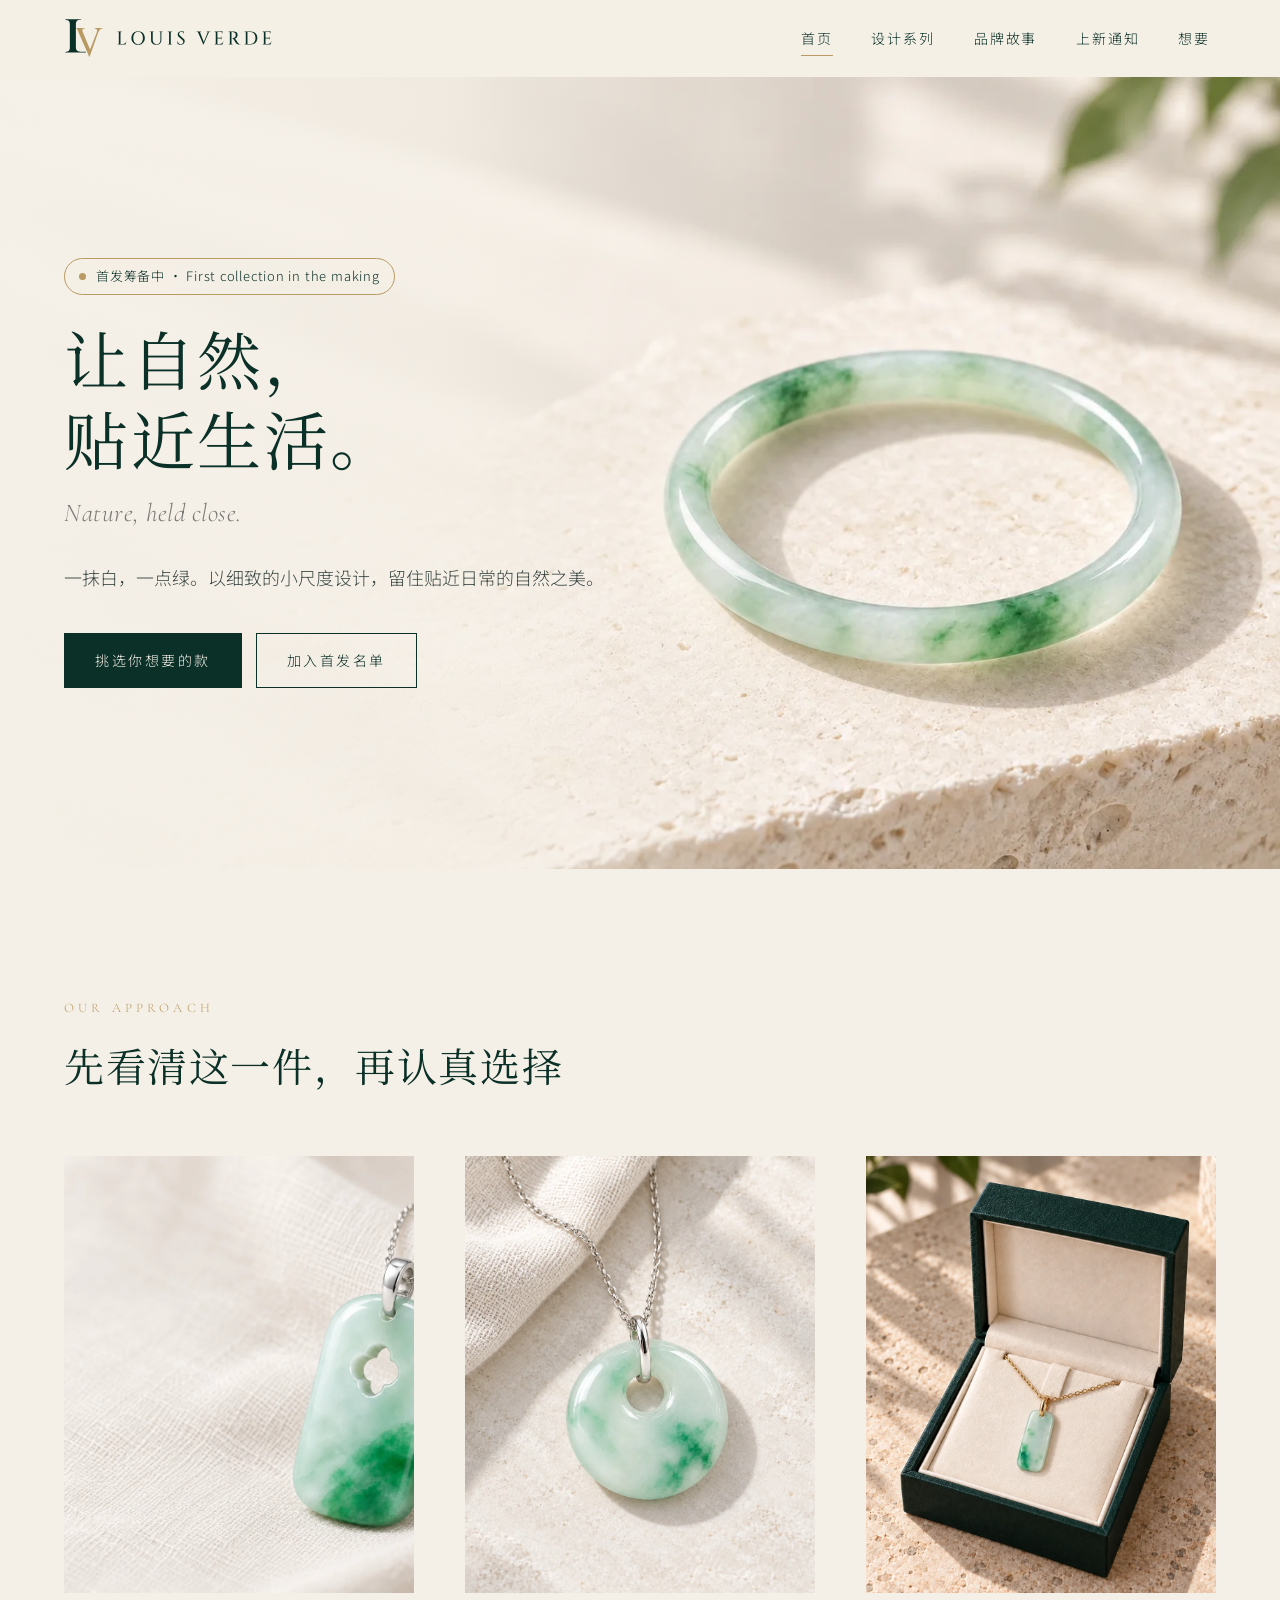
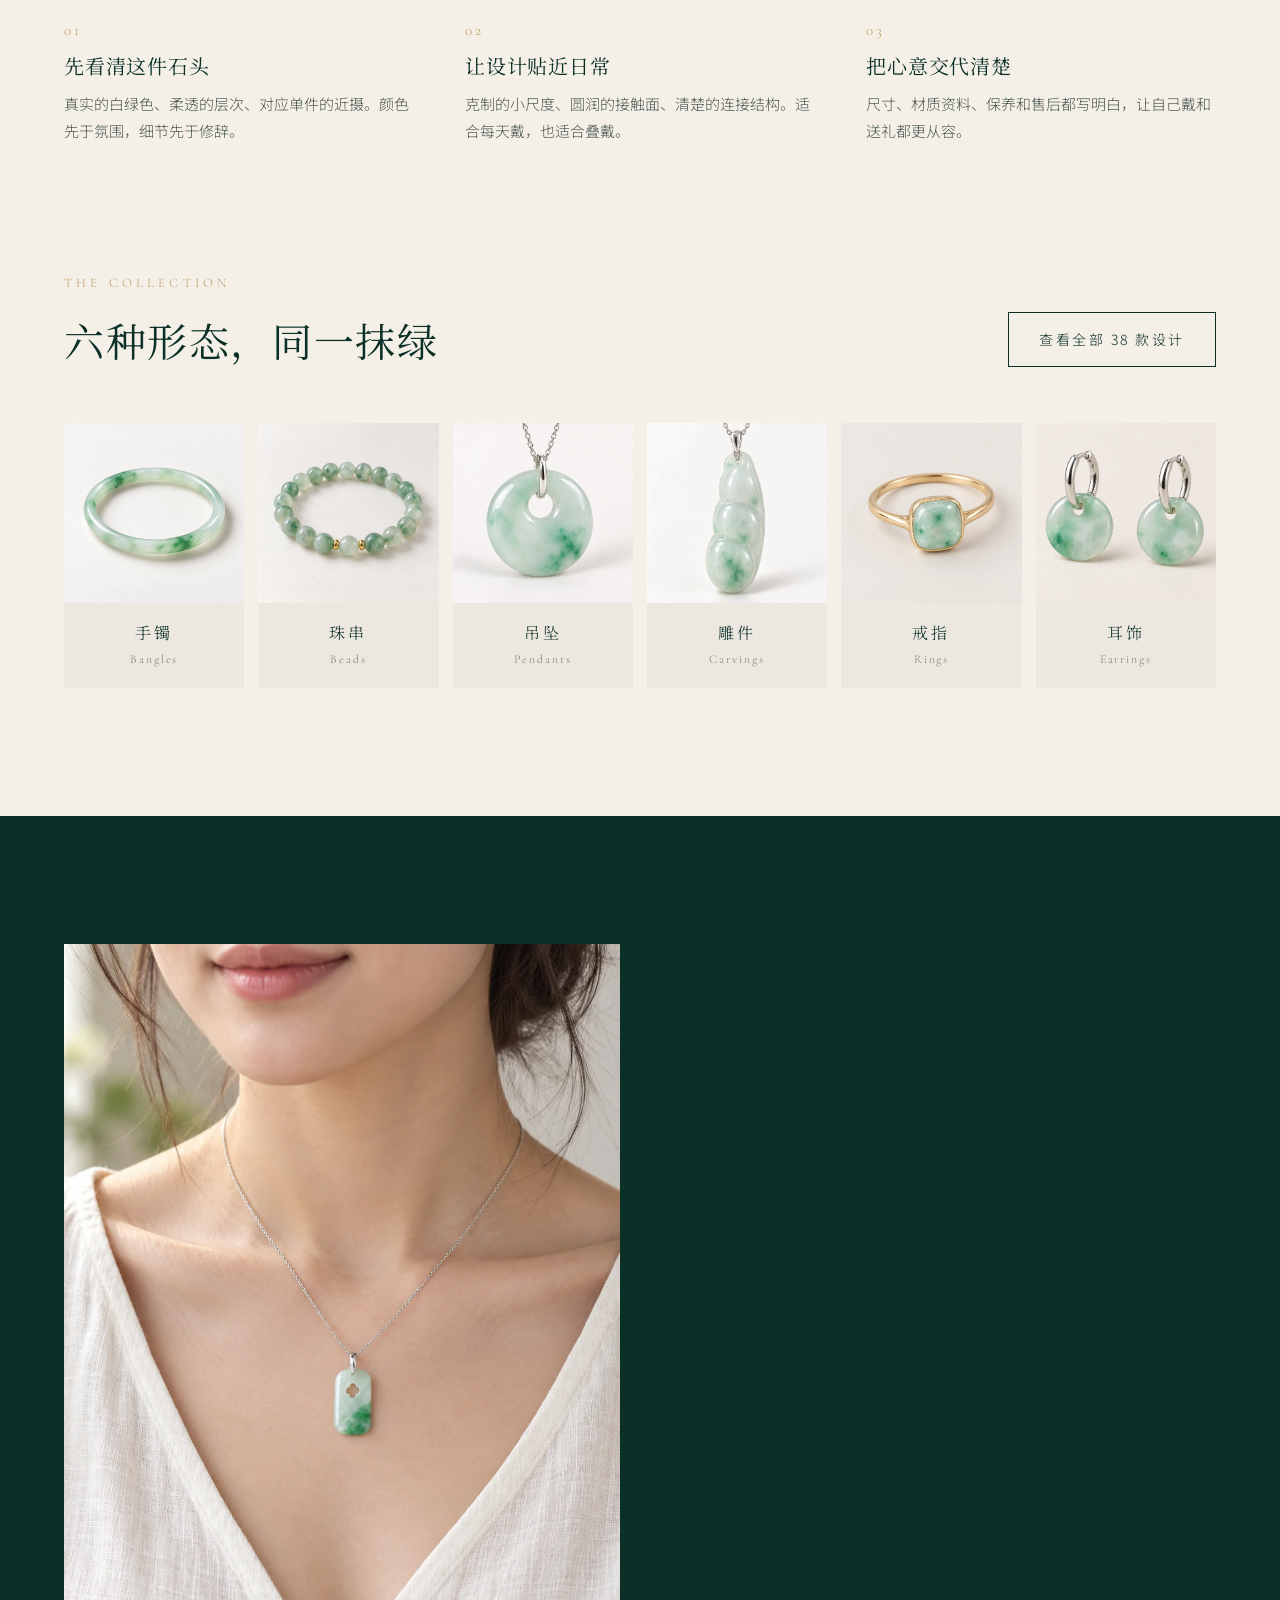
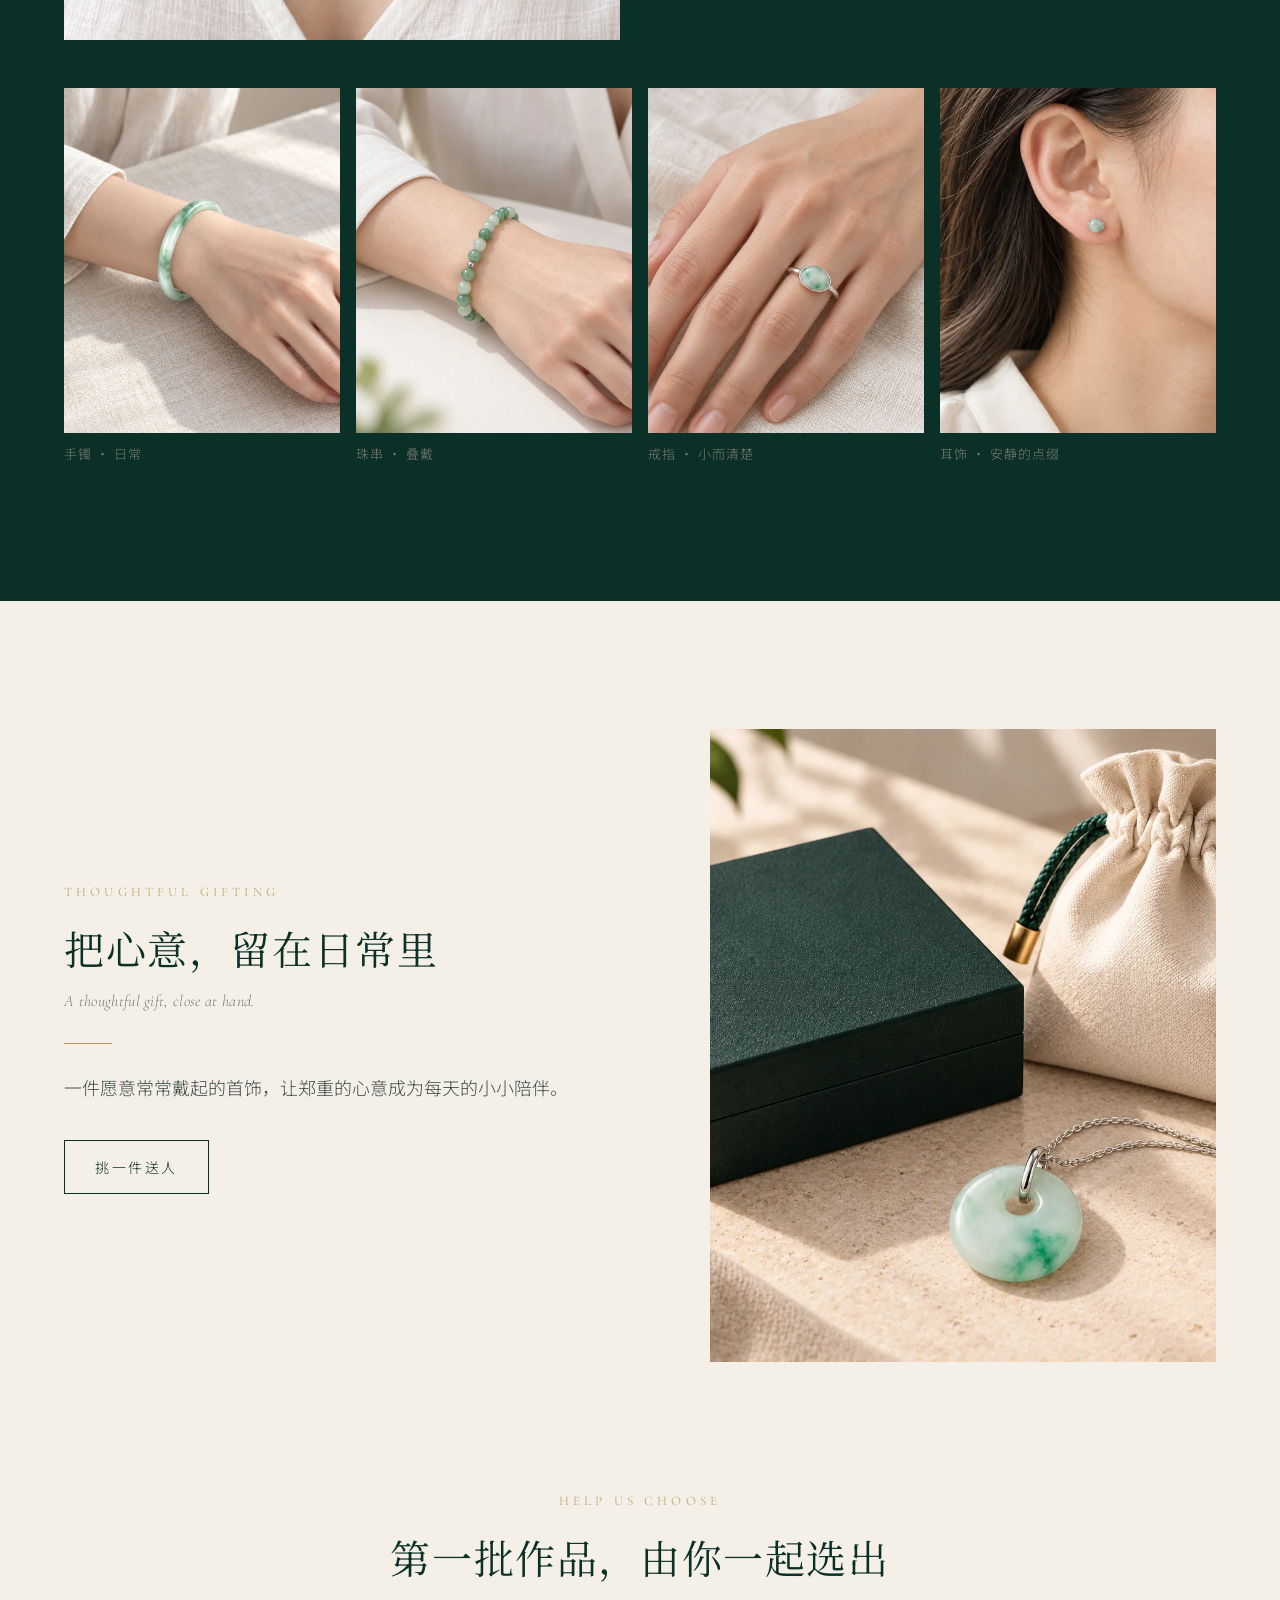
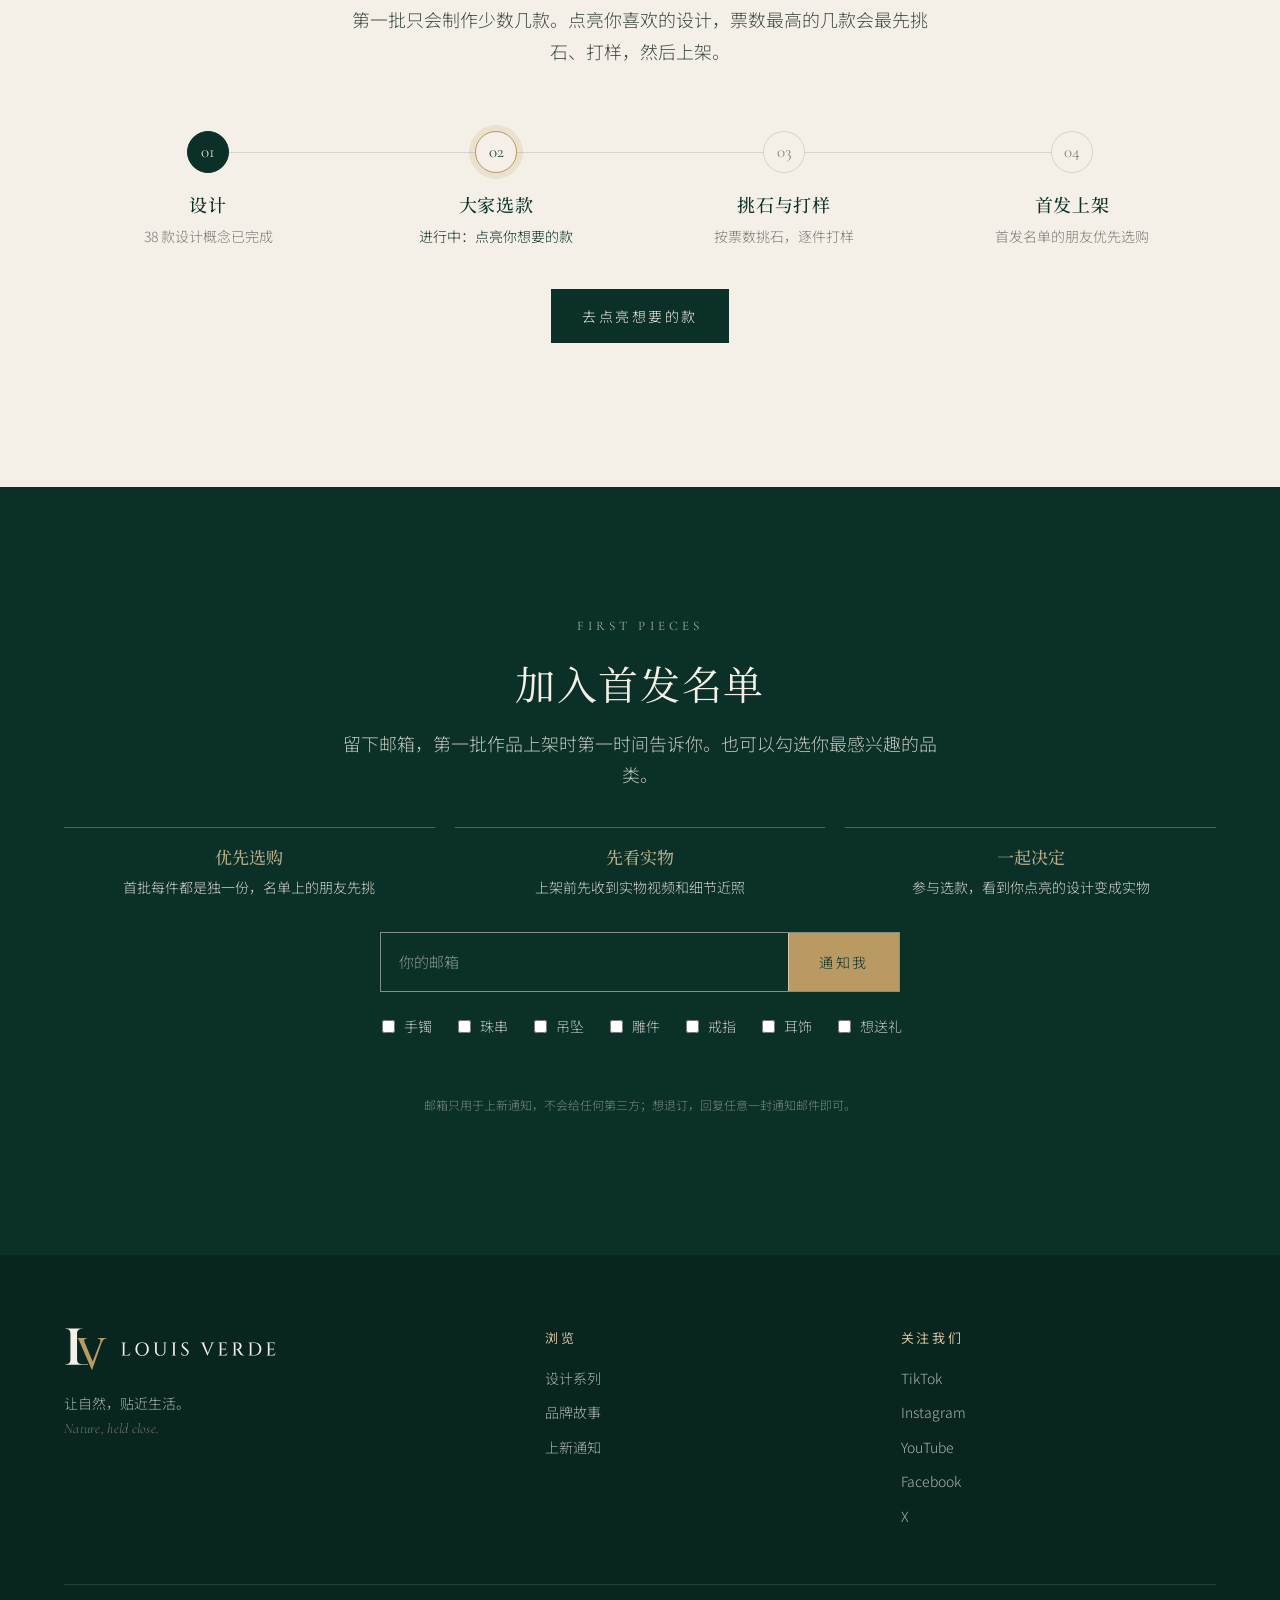
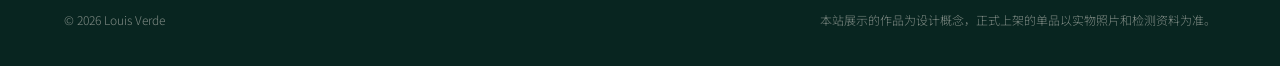
<file: index.html>
<!doctype html>
<html lang="zh-Hans">
<head>
<meta charset="utf-8">
<meta name="viewport" content="width=device-width, initial-scale=1, viewport-fit=cover">
<title>Louis Verde · 让自然，贴近生活</title>
<meta name="description" content="Louis Verde 非洲翠珠宝设计。关注白绿色泽、柔透层次与日常佩戴的比例。">
<meta name="theme-color" content="#F5F0E7">
<meta property="og:title" content="Louis Verde · 让自然，贴近生活">
<meta property="og:description" content="Louis Verde 非洲翠珠宝设计。关注白绿色泽、柔透层次与日常佩戴的比例。">
<meta property="og:image" content="assets/img/W01.webp">
<link rel="icon" href="assets/logo/monogram.svg" type="image/svg+xml">
<link rel="preconnect" href="https://fonts.googleapis.com">
<link rel="preconnect" href="https://fonts.gstatic.com" crossorigin>
<link rel="stylesheet" href="https://fonts.googleapis.com/css2?family=Cormorant+Garamond:ital,wght@0,400;0,500;1,400&family=Noto+Sans+SC:wght@300;400&family=Noto+Serif+SC:wght@400;500&display=swap">
<link rel="stylesheet" href="assets/css/site.css">
</head>
<body data-page="home">
<header id="site-header"></header>
<main>
<section class="hero">
  <div class="hero-media"><img src="assets/img/W01.webp" alt="一只白绿色细手镯放在暖色亚麻台面上" fetchpriority="high"></div>
  <div class="wrap">
    <div class="hero-copy">
      <p class="badge"><span class="dot"></span>首发筹备中 · First collection in the making</p>
      <h1>让自然，<br>贴近生活。</h1>
      <p class="en">Nature, held close.</p>
      <p class="lead">一抹白，一点绿。以细致的小尺度设计，留住贴近日常的自然之美。</p>
      <div class="cta-row">
        <a class="btn" href="collection.html">挑选你想要的款</a>
        <a class="btn ghost" href="#notify">加入首发名单</a>
      </div>
    </div>
  </div>
</section>

<section class="section">
  <div class="wrap">
    <div class="reveal">
      <p class="eyebrow">Our approach</p>
      <h2>先看清这一件，再认真选择</h2>
    </div>
    <div class="pillars">
      <div class="pillar reveal"><img src="assets/img/W02.webp" alt="白绿吊坠的近距离细节" loading="lazy"><p class="num">01</p><h3>先看清这件石头</h3><p>真实的白绿色、柔透的层次、对应单件的近摄。颜色先于氛围，细节先于修辞。</p></div>
      <div class="pillar reveal"><img src="assets/img/P08.webp" alt="亚麻布上的小吊坠" loading="lazy"><p class="num">02</p><h3>让设计贴近日常</h3><p>克制的小尺度、圆润的接触面、清楚的连接结构。适合每天戴，也适合叠戴。</p></div>
      <div class="pillar reveal"><img src="assets/img/P05.webp" alt="打开的首饰礼盒" loading="lazy"><p class="num">03</p><h3>把心意交代清楚</h3><p>尺寸、材质资料、保养和售后都写明白，让自己戴和送礼都更从容。</p></div>
    </div>
  </div>
</section>

<section class="section" style="padding-top:0">
  <div class="wrap">
    <div class="reveal" style="display:flex;justify-content:space-between;align-items:end;gap:24px;flex-wrap:wrap">
      <div><p class="eyebrow">The collection</p><h2>六种形态，同一抹绿</h2></div>
      <a class="btn ghost" href="collection.html">查看全部 38 款设计</a>
    </div>
    <div class="cats" id="cats"></div>
  </div>
</section>

<section class="section dark">
  <div class="wrap split">
    <img class="reveal" src="assets/img/M01.webp" alt="锁骨处佩戴的小吊坠" loading="lazy">
    <div class="reveal">
      <p class="eyebrow">Worn every day</p>
      <h2>这一抹绿，<br>成为自己的心意</h2>
      <p class="en" style="margin-top:12px">A little green. Entirely yours.</p>
      <hr class="hairline">
      <p class="lead">从颜色与纹理，到比例与佩戴，让一件首饰慢慢找到属于它的人。它可以陪伴普通的一天，也可以记住一段相遇。</p>
    </div>
  </div>
  <div class="wrap">
    <div class="strip">
      <figure><img src="assets/img/P01.webp" alt="手腕上的细手镯" loading="lazy"><figcaption>手镯 · 日常</figcaption></figure>
      <figure><img src="assets/img/P02.webp" alt="手腕上的珠串" loading="lazy"><figcaption>珠串 · 叠戴</figcaption></figure>
      <figure><img src="assets/img/P03.webp" alt="手上的戒指" loading="lazy"><figcaption>戒指 · 小而清楚</figcaption></figure>
      <figure><img src="assets/img/P04.webp" alt="耳垂上的耳钉" loading="lazy"><figcaption>耳饰 · 安静的点缀</figcaption></figure>
    </div>
  </div>
</section>

<section class="section">
  <div class="wrap split reverse">
    <img class="reveal" src="assets/img/P06.webp" alt="桌面上的首饰礼物" loading="lazy">
    <div class="reveal">
      <p class="eyebrow">Thoughtful gifting</p>
      <h2>把心意，留在日常里</h2>
      <p class="en" style="margin-top:12px">A thoughtful gift, close at hand.</p>
      <hr class="hairline">
      <p class="lead">一件愿意常常戴起的首饰，让郑重的心意成为每天的小小陪伴。</p>
      <p style="margin-top:36px"><a class="btn ghost" href="collection.html">挑一件送人</a></p>
    </div>
  </div>
</section>

<section class="section" id="progress" style="padding-top:0">
  <div class="wrap">
    <div class="reveal" style="text-align:center;max-width:760px;margin:0 auto">
      <p class="eyebrow">Help us choose</p>
      <h2>第一批作品，由你一起选出</h2>
      <p class="lead" style="margin:20px auto 0">第一批只会制作少数几款。点亮你喜欢的设计，票数最高的几款会最先挑石、打样，然后上架。</p>
    </div>
    <ol class="timeline reveal">
      <li class="done"><span class="step">01</span><h3>设计</h3><p>38 款设计概念已完成</p></li>
      <li class="now"><span class="step">02</span><h3>大家选款</h3><p>进行中：点亮你想要的款</p></li>
      <li><span class="step">03</span><h3>挑石与打样</h3><p>按票数挑石，逐件打样</p></li>
      <li><span class="step">04</span><h3>首发上架</h3><p>首发名单的朋友优先选购</p></li>
    </ol>
    <p style="text-align:center;margin-top:40px"><a class="btn" href="collection.html">去点亮想要的款</a></p>
  </div>
</section>
<section class="section dark notify" id="notify">
  <div class="wrap reveal">
    <p class="eyebrow">First pieces</p>
    <h2>加入首发名单</h2>
    <p class="lead">留下邮箱，第一批作品上架时第一时间告诉你。也可以勾选你最感兴趣的品类。</p>
    <ul class="perks">
      <li><b>优先选购</b>首批每件都是独一份，名单上的朋友先挑</li>
      <li><b>先看实物</b>上架前先收到实物视频和细节近照</li>
      <li><b>一起决定</b>参与选款，看到你点亮的设计变成实物</li>
    </ul>
    <form class="form" id="notify-form" novalidate>
      <label class="sr" for="email" style="position:absolute;left:-9999px">邮箱</label>
      <input id="email" name="email" type="email" inputmode="email" autocomplete="email" placeholder="你的邮箱" required>
      <button class="btn" type="submit">通知我</button>
    </form>
    <div class="interests" role="group" aria-label="感兴趣的品类">
      <label><input type="checkbox" name="interest" value="手镯">手镯</label>
      <label><input type="checkbox" name="interest" value="珠串">珠串</label>
      <label><input type="checkbox" name="interest" value="吊坠">吊坠</label>
      <label><input type="checkbox" name="interest" value="雕件">雕件</label>
      <label><input type="checkbox" name="interest" value="戒指">戒指</label>
      <label><input type="checkbox" name="interest" value="耳饰">耳饰</label>
      <label><input type="checkbox" name="interest" value="礼物">想送礼</label>
    </div>
    <p class="form-msg" id="form-msg" role="status" aria-live="polite"></p>
    <p class="form-note">邮箱只用于上新通知，不会给任何第三方；想退订，回复任意一封通知邮件即可。</p>
  </div>
</section>
</main>
<footer id="site-footer"></footer>
<script src="assets/js/config.js"></script>
<script src="assets/js/designs.js"></script>
<script src="assets/js/site.js"></script>
</body>
</html>
</file>
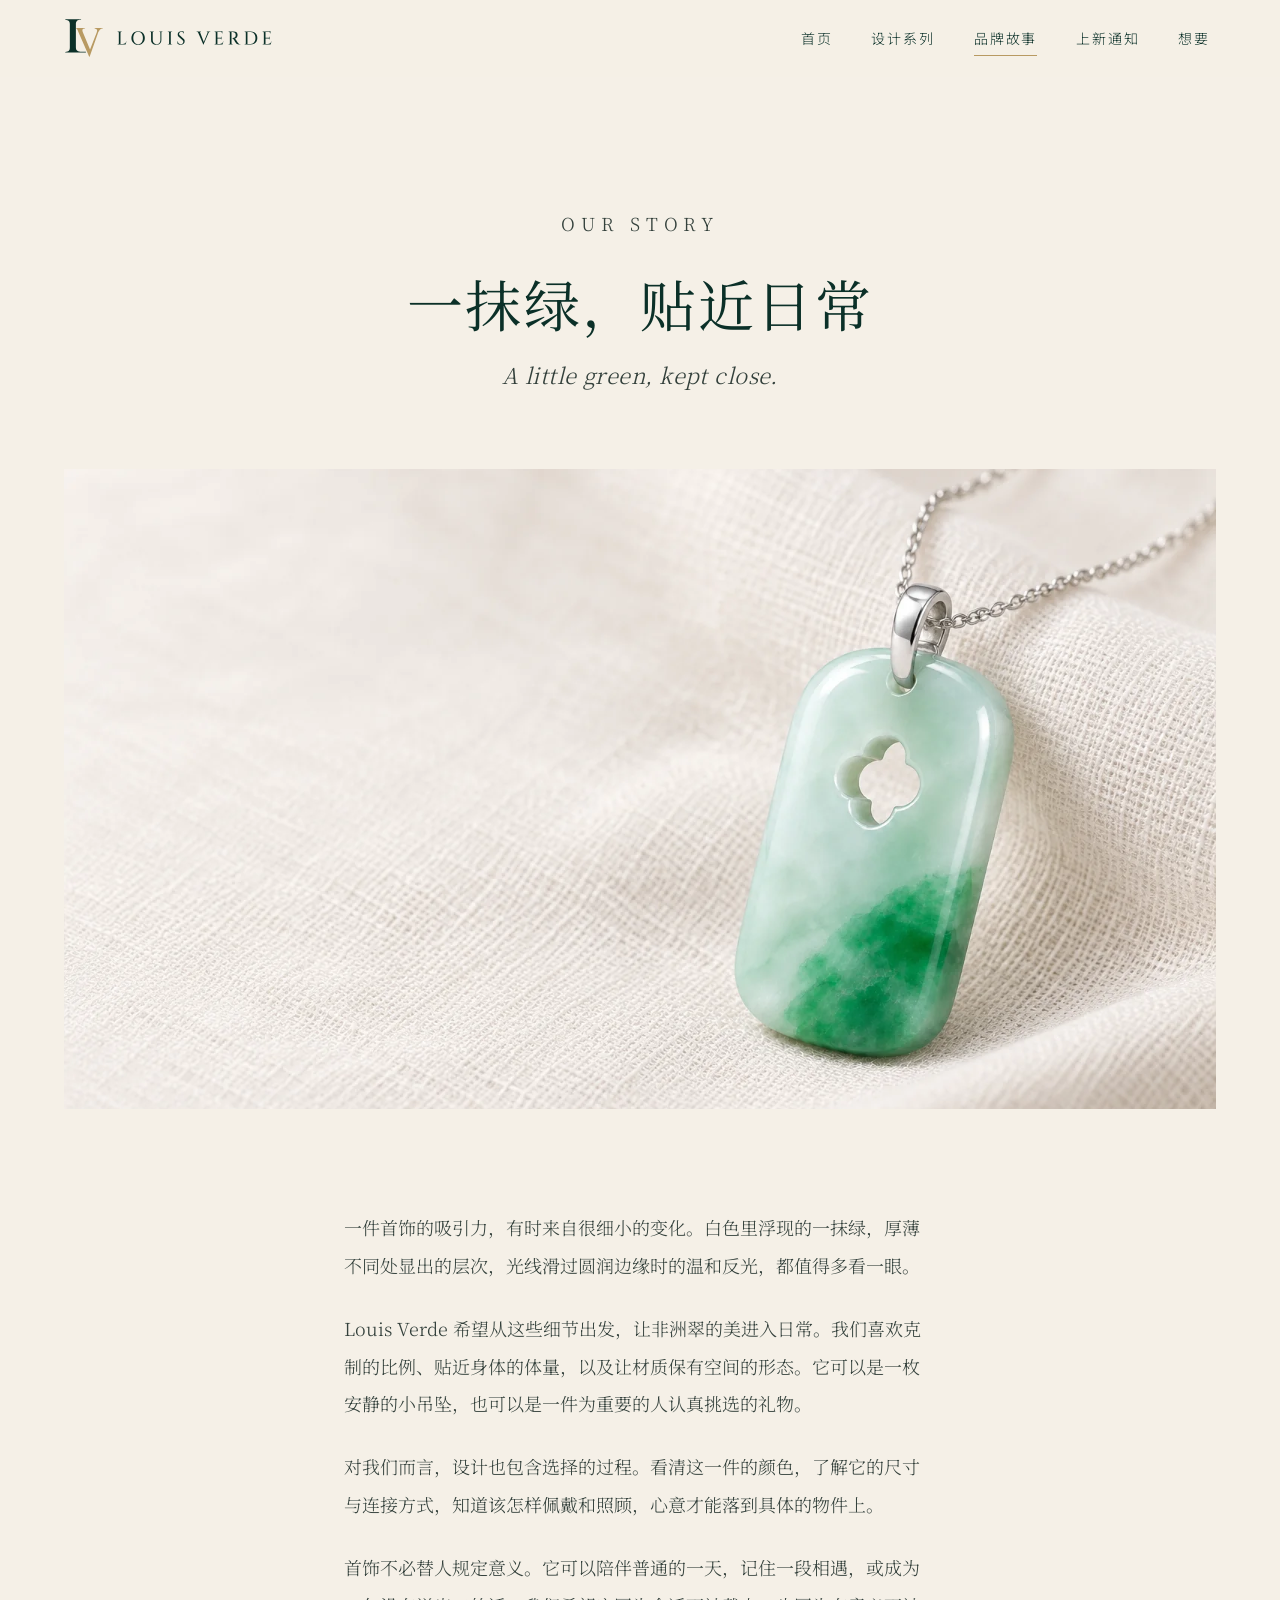
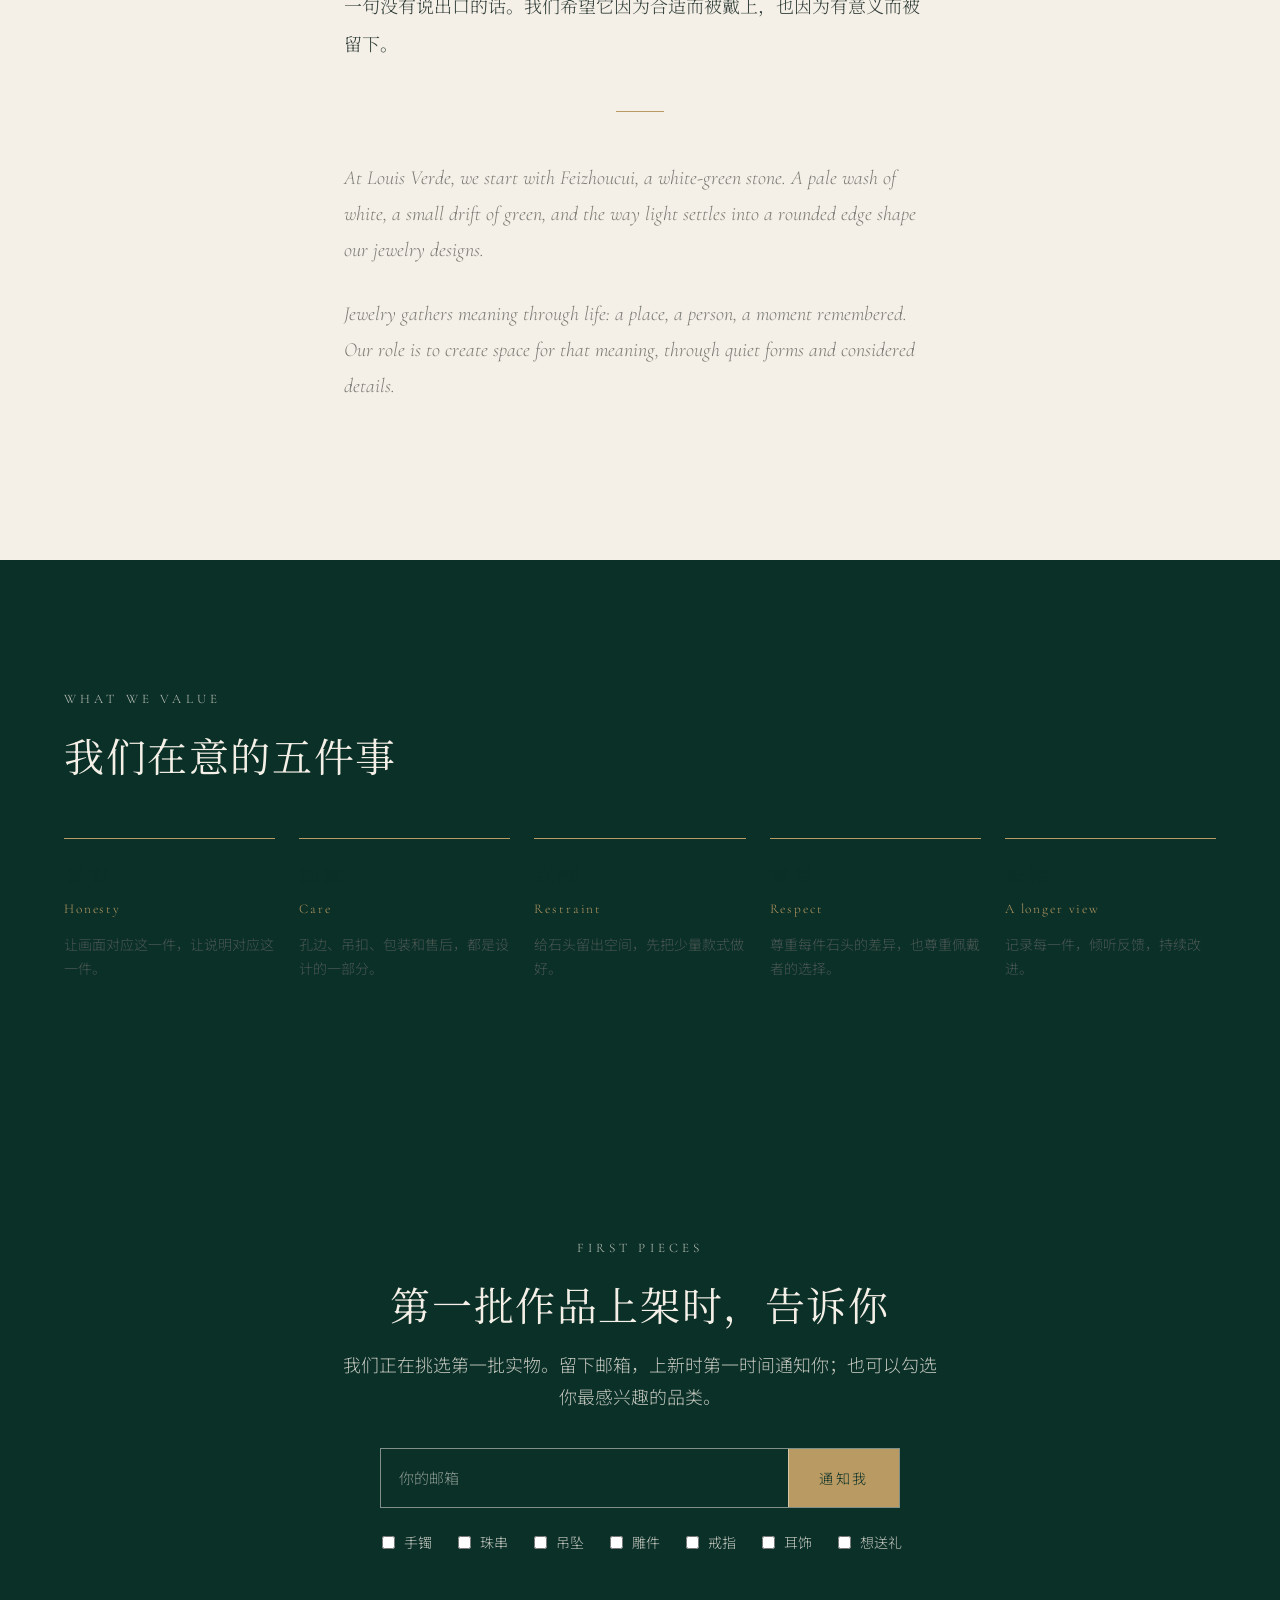
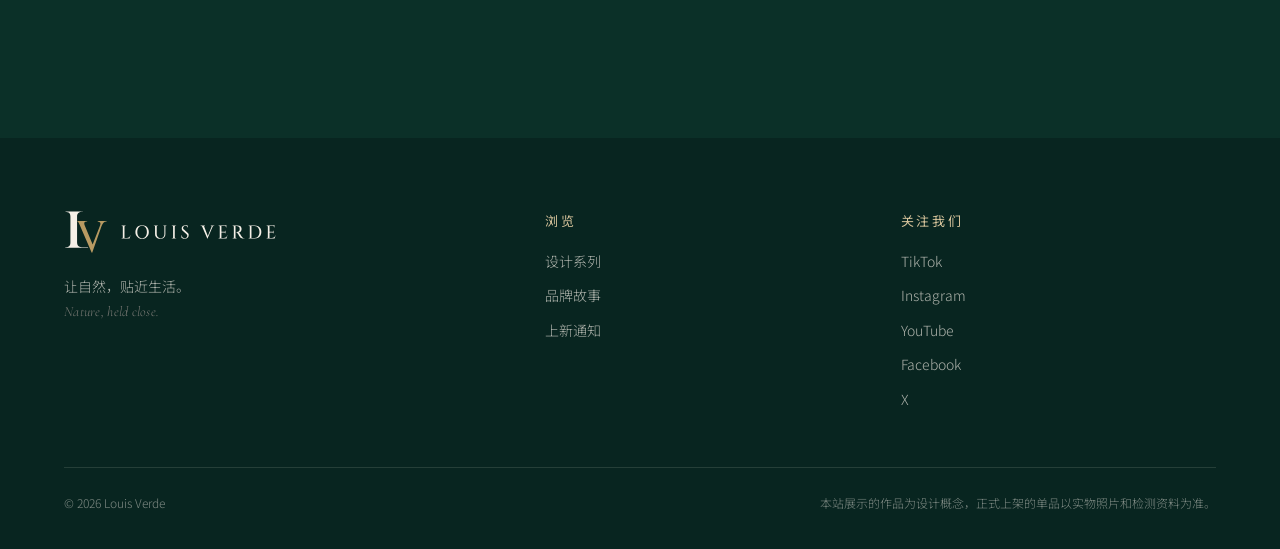
<file: about.html>
<!doctype html>
<html lang="zh-Hans">
<head>
<meta charset="utf-8">
<meta name="viewport" content="width=device-width, initial-scale=1, viewport-fit=cover">
<title>品牌故事 · Louis Verde</title>
<meta name="description" content="Louis Verde 关注非洲翠细微的色泽与柔透层次，偏爱简洁、适合日常佩戴的造型。">
<meta name="theme-color" content="#F5F0E7">
<meta property="og:title" content="品牌故事 · Louis Verde">
<meta property="og:description" content="Louis Verde 关注非洲翠细微的色泽与柔透层次，偏爱简洁、适合日常佩戴的造型。">
<meta property="og:image" content="assets/img/W01.webp">
<link rel="icon" href="assets/logo/monogram.svg" type="image/svg+xml">
<link rel="preconnect" href="https://fonts.googleapis.com">
<link rel="preconnect" href="https://fonts.gstatic.com" crossorigin>
<link rel="stylesheet" href="https://fonts.googleapis.com/css2?family=Cormorant+Garamond:ital,wght@0,400;0,500;1,400&family=Noto+Sans+SC:wght@300;400&family=Noto+Serif+SC:wght@400;500&display=swap">
<link rel="stylesheet" href="assets/css/site.css">
</head>
<body data-page="about">
<header id="site-header"></header>
<main>
<section class="section" style="padding-bottom:40px">
  <div class="wrap story reveal" style="text-align:center">
    <p class="eyebrow">Our story</p>
    <h1 style="font-size:clamp(32px,4.6vw,56px)">一抹绿，贴近日常</h1>
    <p class="en" style="font-size:22px;margin-top:14px">A little green, kept close.</p>
  </div>
</section>
<section style="padding-bottom:80px">
  <div class="wrap"><img class="reveal" src="assets/img/W02.webp" alt="白绿吊坠细节" style="width:100%;max-height:640px;object-fit:cover"></div>
</section>
<section class="section" style="padding-top:20px">
  <div class="wrap story reveal">
    <p>一件首饰的吸引力，有时来自很细小的变化。白色里浮现的一抹绿，厚薄不同处显出的层次，光线滑过圆润边缘时的温和反光，都值得多看一眼。</p>
    <p>Louis Verde 希望从这些细节出发，让非洲翠的美进入日常。我们喜欢克制的比例、贴近身体的体量，以及让材质保有空间的形态。它可以是一枚安静的小吊坠，也可以是一件为重要的人认真挑选的礼物。</p>
    <p>对我们而言，设计也包含选择的过程。看清这一件的颜色，了解它的尺寸与连接方式，知道该怎样佩戴和照顾，心意才能落到具体的物件上。</p>
    <p>首饰不必替人规定意义。它可以陪伴普通的一天，记住一段相遇，或成为一句没有说出口的话。我们希望它因为合适而被戴上，也因为有意义而被留下。</p>
    <hr class="hairline" style="margin:48px auto">
    <div class="en-block">
      <p>At Louis Verde, we start with Feizhoucui, a white-green stone. A pale wash of white, a small drift of green, and the way light settles into a rounded edge shape our jewelry designs.</p>
      <p>Jewelry gathers meaning through life: a place, a person, a moment remembered. Our role is to create space for that meaning, through quiet forms and considered details.</p>
    </div>
  </div>
</section>
<section class="section dark">
  <div class="wrap">
    <p class="eyebrow">What we value</p>
    <h2>我们在意的五件事</h2>
    <div class="values">
      <div><b>真实</b><small>Honesty</small><p>让画面对应这一件，让说明对应这一件。</p></div>
      <div><b>细致</b><small>Care</small><p>孔边、吊扣、包装和售后，都是设计的一部分。</p></div>
      <div><b>克制</b><small>Restraint</small><p>给石头留出空间，先把少量款式做好。</p></div>
      <div><b>尊重</b><small>Respect</small><p>尊重每件石头的差异，也尊重佩戴者的选择。</p></div>
      <div><b>长期</b><small>A longer view</small><p>记录每一件，倾听反馈，持续改进。</p></div>
    </div>
  </div>
</section>
<section class="section dark notify" id="notify">
  <div class="wrap reveal">
    <p class="eyebrow">First pieces</p>
    <h2>第一批作品上架时，告诉你</h2>
    <p class="lead">我们正在挑选第一批实物。留下邮箱，上新时第一时间通知你；也可以勾选你最感兴趣的品类。</p>
    <form class="form" id="notify-form" novalidate>
      <label class="sr" for="email" style="position:absolute;left:-9999px">邮箱</label>
      <input id="email" name="email" type="email" inputmode="email" autocomplete="email" placeholder="你的邮箱" required>
      <button class="btn" type="submit">通知我</button>
    </form>
    <div class="interests" role="group" aria-label="感兴趣的品类">
      <label><input type="checkbox" name="interest" value="手镯">手镯</label>
      <label><input type="checkbox" name="interest" value="珠串">珠串</label>
      <label><input type="checkbox" name="interest" value="吊坠">吊坠</label>
      <label><input type="checkbox" name="interest" value="雕件">雕件</label>
      <label><input type="checkbox" name="interest" value="戒指">戒指</label>
      <label><input type="checkbox" name="interest" value="耳饰">耳饰</label>
      <label><input type="checkbox" name="interest" value="礼物">想送礼</label>
    </div>
    <p class="form-msg" id="form-msg" role="status" aria-live="polite"></p>
  </div>
</section>
</main>
<footer id="site-footer"></footer>
<script src="assets/js/config.js"></script>
<script src="assets/js/designs.js"></script>
<script src="assets/js/site.js"></script>
</body>
</html>
</file>
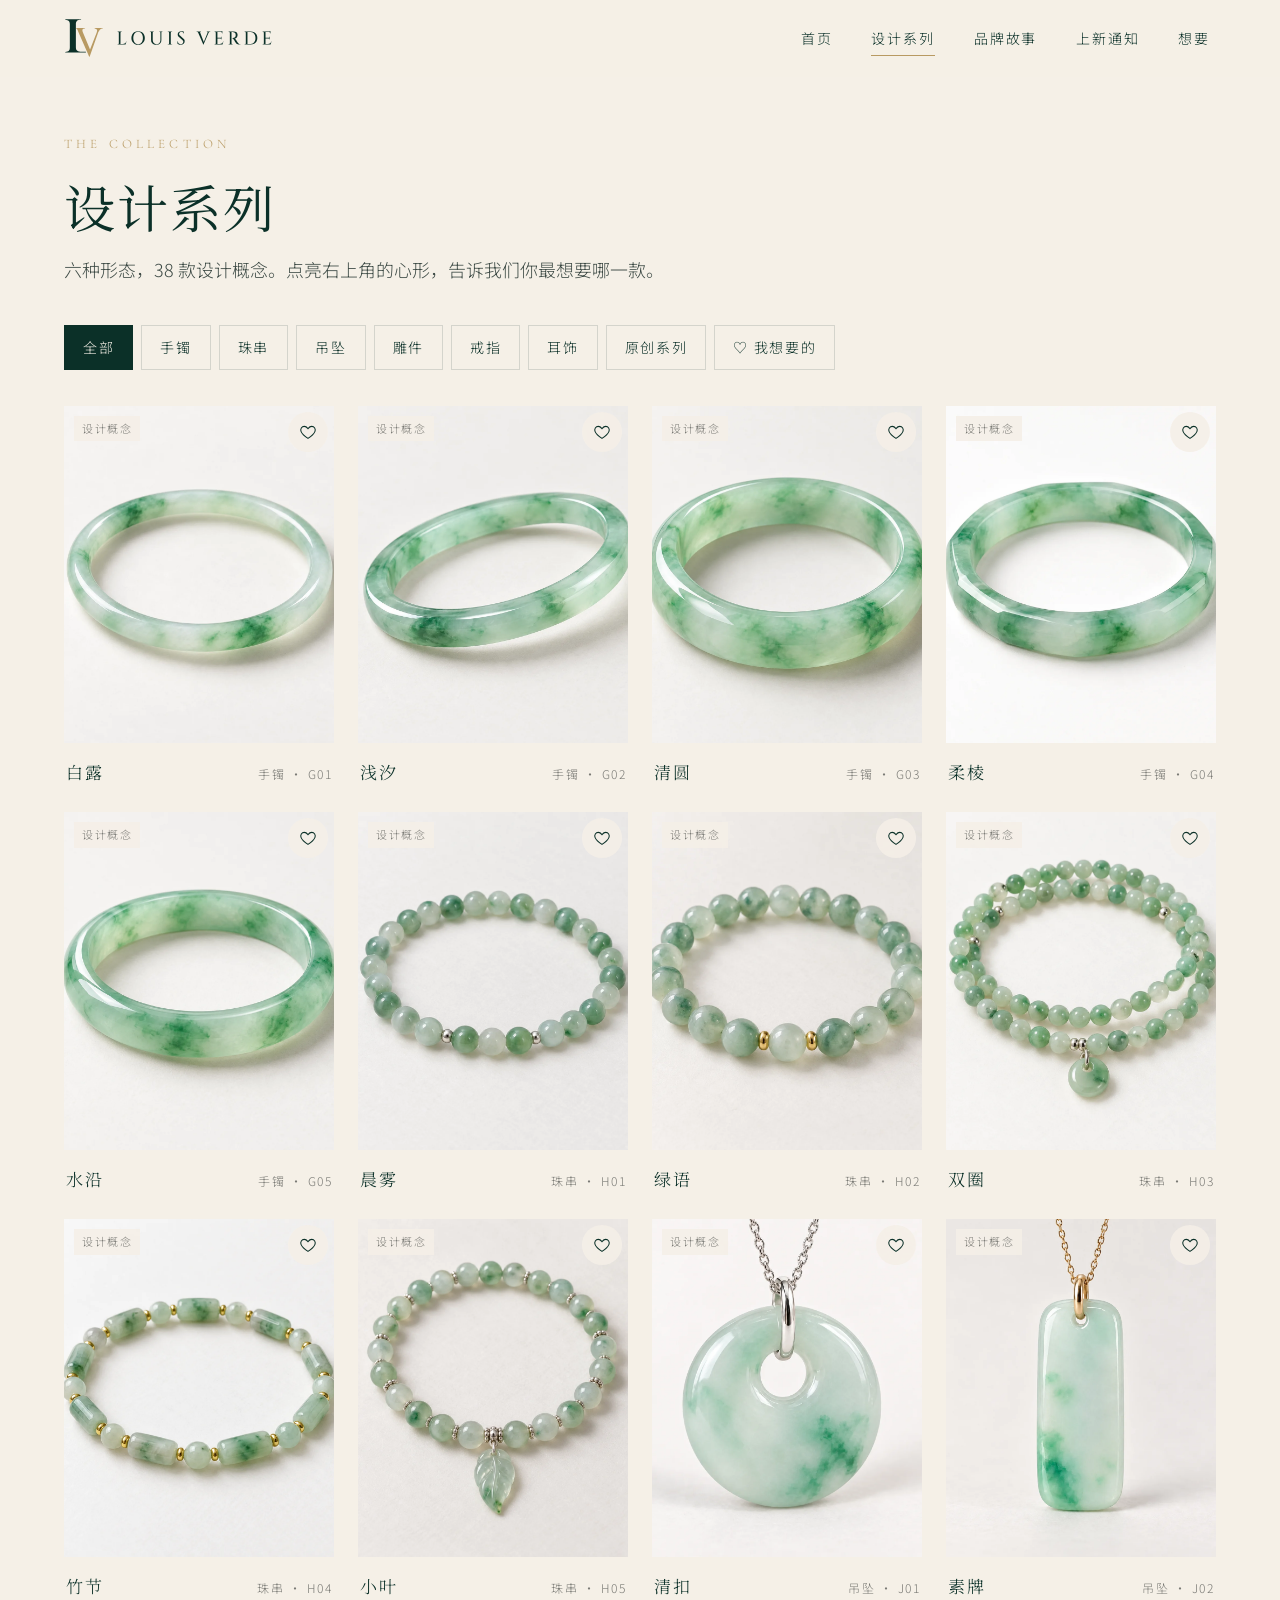
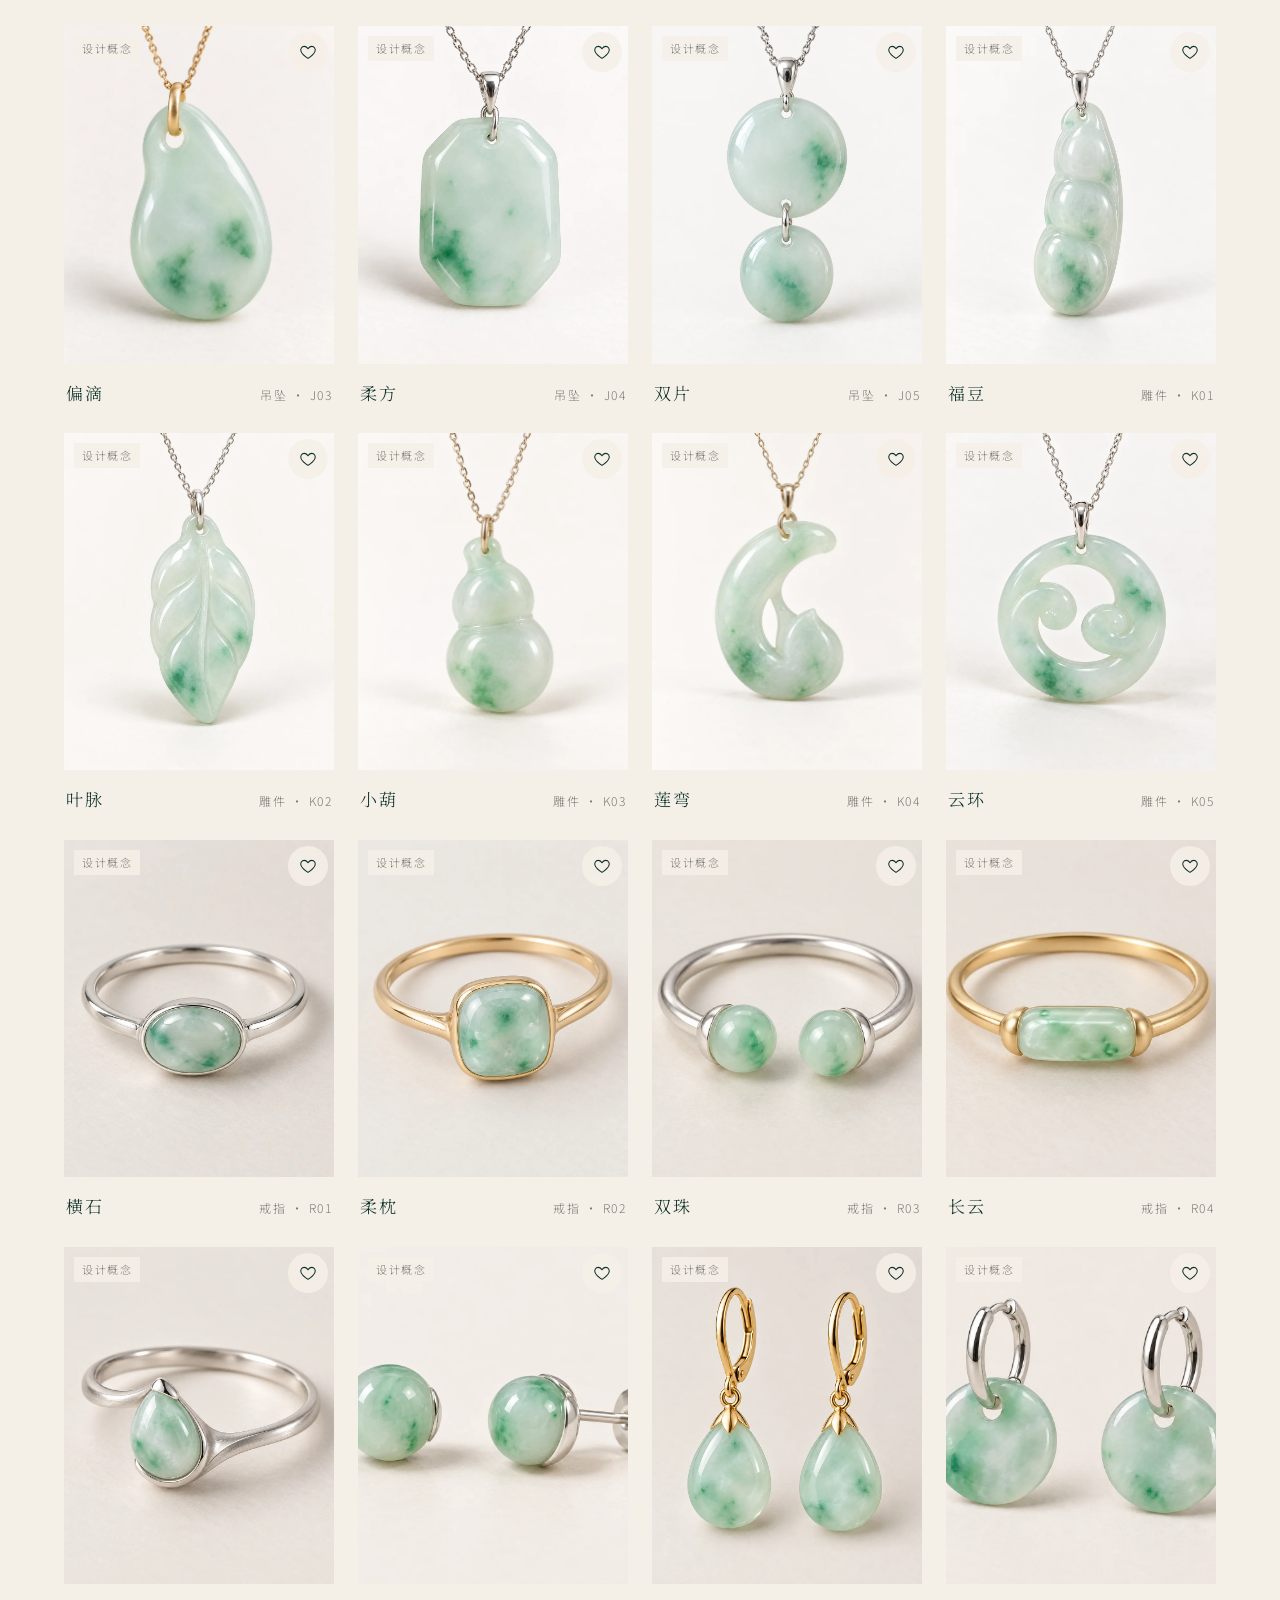
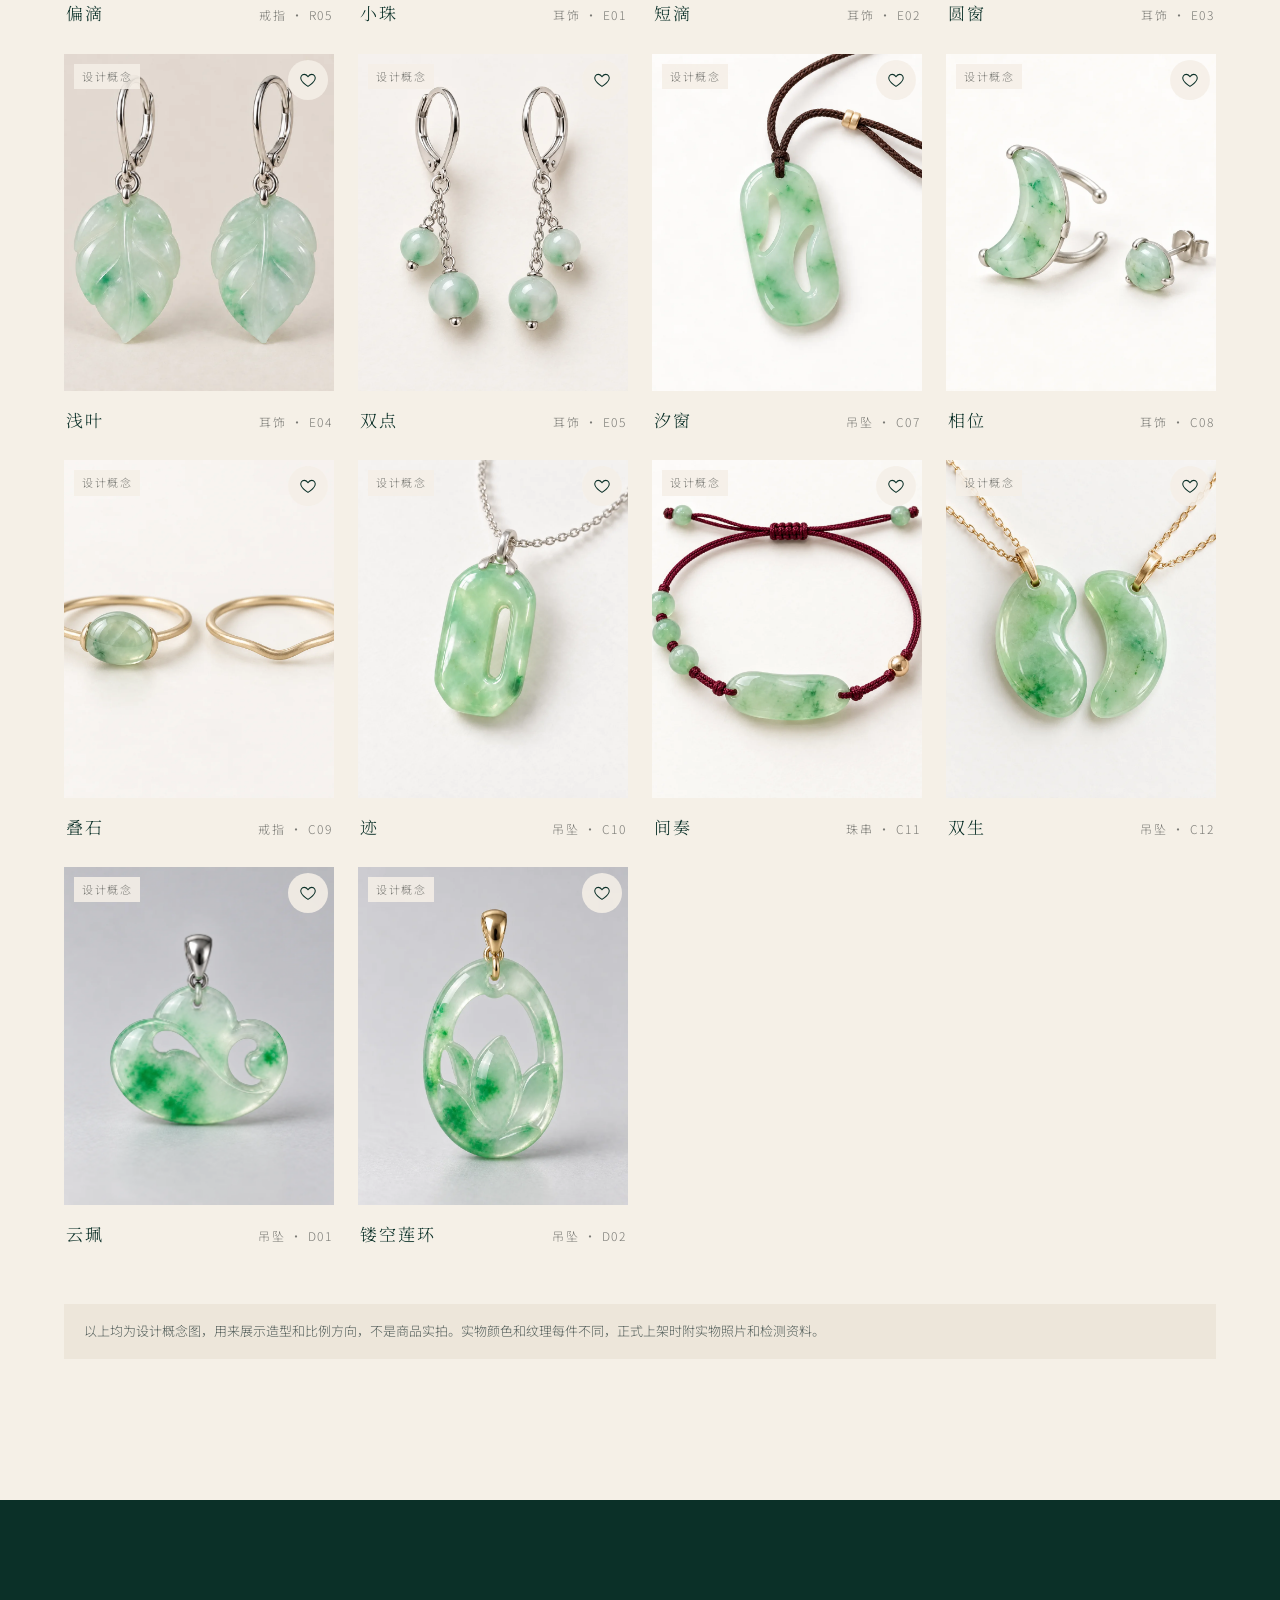
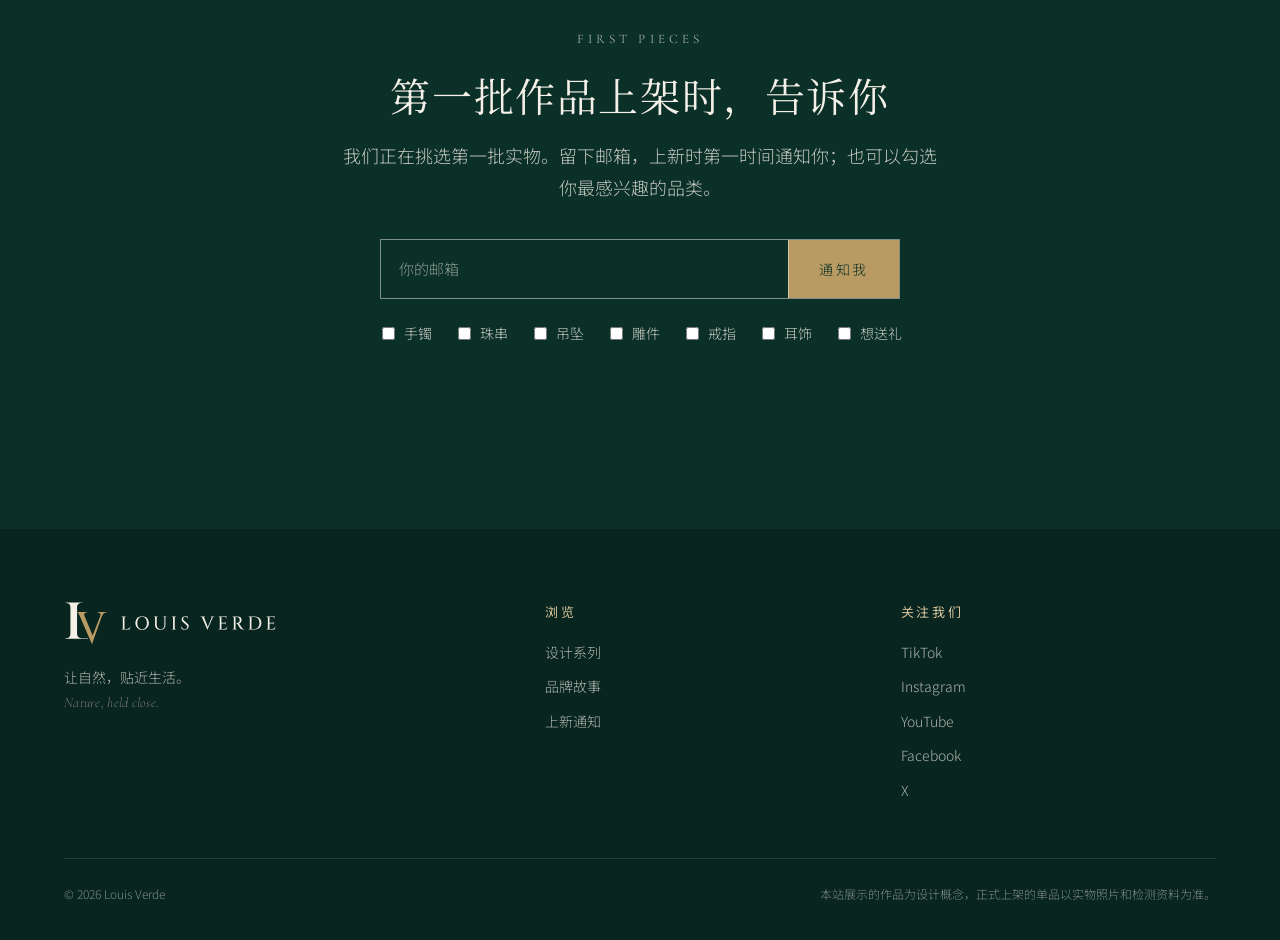
<file: collection.html>
<!doctype html>
<html lang="zh-Hans">
<head>
<meta charset="utf-8">
<meta name="viewport" content="width=device-width, initial-scale=1, viewport-fit=cover">
<title>设计系列 · Louis Verde</title>
<meta name="description" content="Louis Verde 六大品类、38 款设计概念：手镯、珠串、吊坠、雕件、戒指、耳饰。">
<meta name="theme-color" content="#F5F0E7">
<meta property="og:title" content="设计系列 · Louis Verde">
<meta property="og:description" content="Louis Verde 六大品类、38 款设计概念：手镯、珠串、吊坠、雕件、戒指、耳饰。">
<meta property="og:image" content="assets/img/W01.webp">
<link rel="icon" href="assets/logo/monogram.svg" type="image/svg+xml">
<link rel="preconnect" href="https://fonts.googleapis.com">
<link rel="preconnect" href="https://fonts.gstatic.com" crossorigin>
<link rel="stylesheet" href="https://fonts.googleapis.com/css2?family=Cormorant+Garamond:ital,wght@0,400;0,500;1,400&family=Noto+Sans+SC:wght@300;400&family=Noto+Serif+SC:wght@400;500&display=swap">
<link rel="stylesheet" href="assets/css/site.css">
</head>
<body data-page="collection">
<header id="site-header"></header>
<main class="section" style="padding-top:56px">
  <div class="wrap">
    <p class="eyebrow">The collection</p>
    <h1 style="font-size:clamp(32px,4vw,52px)">设计系列</h1>
    <p class="lead" style="margin-top:16px">六种形态，38 款设计概念。点亮右上角的心形，告诉我们你最想要哪一款。</p>
    <div class="filters" role="toolbar" aria-label="按品类筛选">
      <button class="chip" data-filter="all">全部</button>
      <button class="chip" data-filter="bangles">手镯</button>
      <button class="chip" data-filter="beads">珠串</button>
      <button class="chip" data-filter="pendants">吊坠</button>
      <button class="chip" data-filter="carvings">雕件</button>
      <button class="chip" data-filter="rings">戒指</button>
      <button class="chip" data-filter="earrings">耳饰</button>
      <button class="chip" data-filter="studio">原创系列</button>
      <button class="chip" data-filter="wish">♡ 我想要的</button>
    </div>
    <div class="grid" id="grid"></div>
    <p class="notice" style="margin-top:56px">以上均为设计概念图，用来展示造型和比例方向，不是商品实拍。实物颜色和纹理每件不同，正式上架时附实物照片和检测资料。</p>
  </div>
</main>
<section class="section dark notify" id="notify">
  <div class="wrap reveal">
    <p class="eyebrow">First pieces</p>
    <h2>第一批作品上架时，告诉你</h2>
    <p class="lead">我们正在挑选第一批实物。留下邮箱，上新时第一时间通知你；也可以勾选你最感兴趣的品类。</p>
    <form class="form" id="notify-form" novalidate>
      <label class="sr" for="email" style="position:absolute;left:-9999px">邮箱</label>
      <input id="email" name="email" type="email" inputmode="email" autocomplete="email" placeholder="你的邮箱" required>
      <button class="btn" type="submit">通知我</button>
    </form>
    <div class="interests" role="group" aria-label="感兴趣的品类">
      <label><input type="checkbox" name="interest" value="手镯">手镯</label>
      <label><input type="checkbox" name="interest" value="珠串">珠串</label>
      <label><input type="checkbox" name="interest" value="吊坠">吊坠</label>
      <label><input type="checkbox" name="interest" value="雕件">雕件</label>
      <label><input type="checkbox" name="interest" value="戒指">戒指</label>
      <label><input type="checkbox" name="interest" value="耳饰">耳饰</label>
      <label><input type="checkbox" name="interest" value="礼物">想送礼</label>
    </div>
    <p class="form-msg" id="form-msg" role="status" aria-live="polite"></p>
  </div>
</section>
<footer id="site-footer"></footer>
<script src="assets/js/config.js"></script>
<script src="assets/js/designs.js"></script>
<script src="assets/js/site.js"></script>
</body>
</html>
</file>
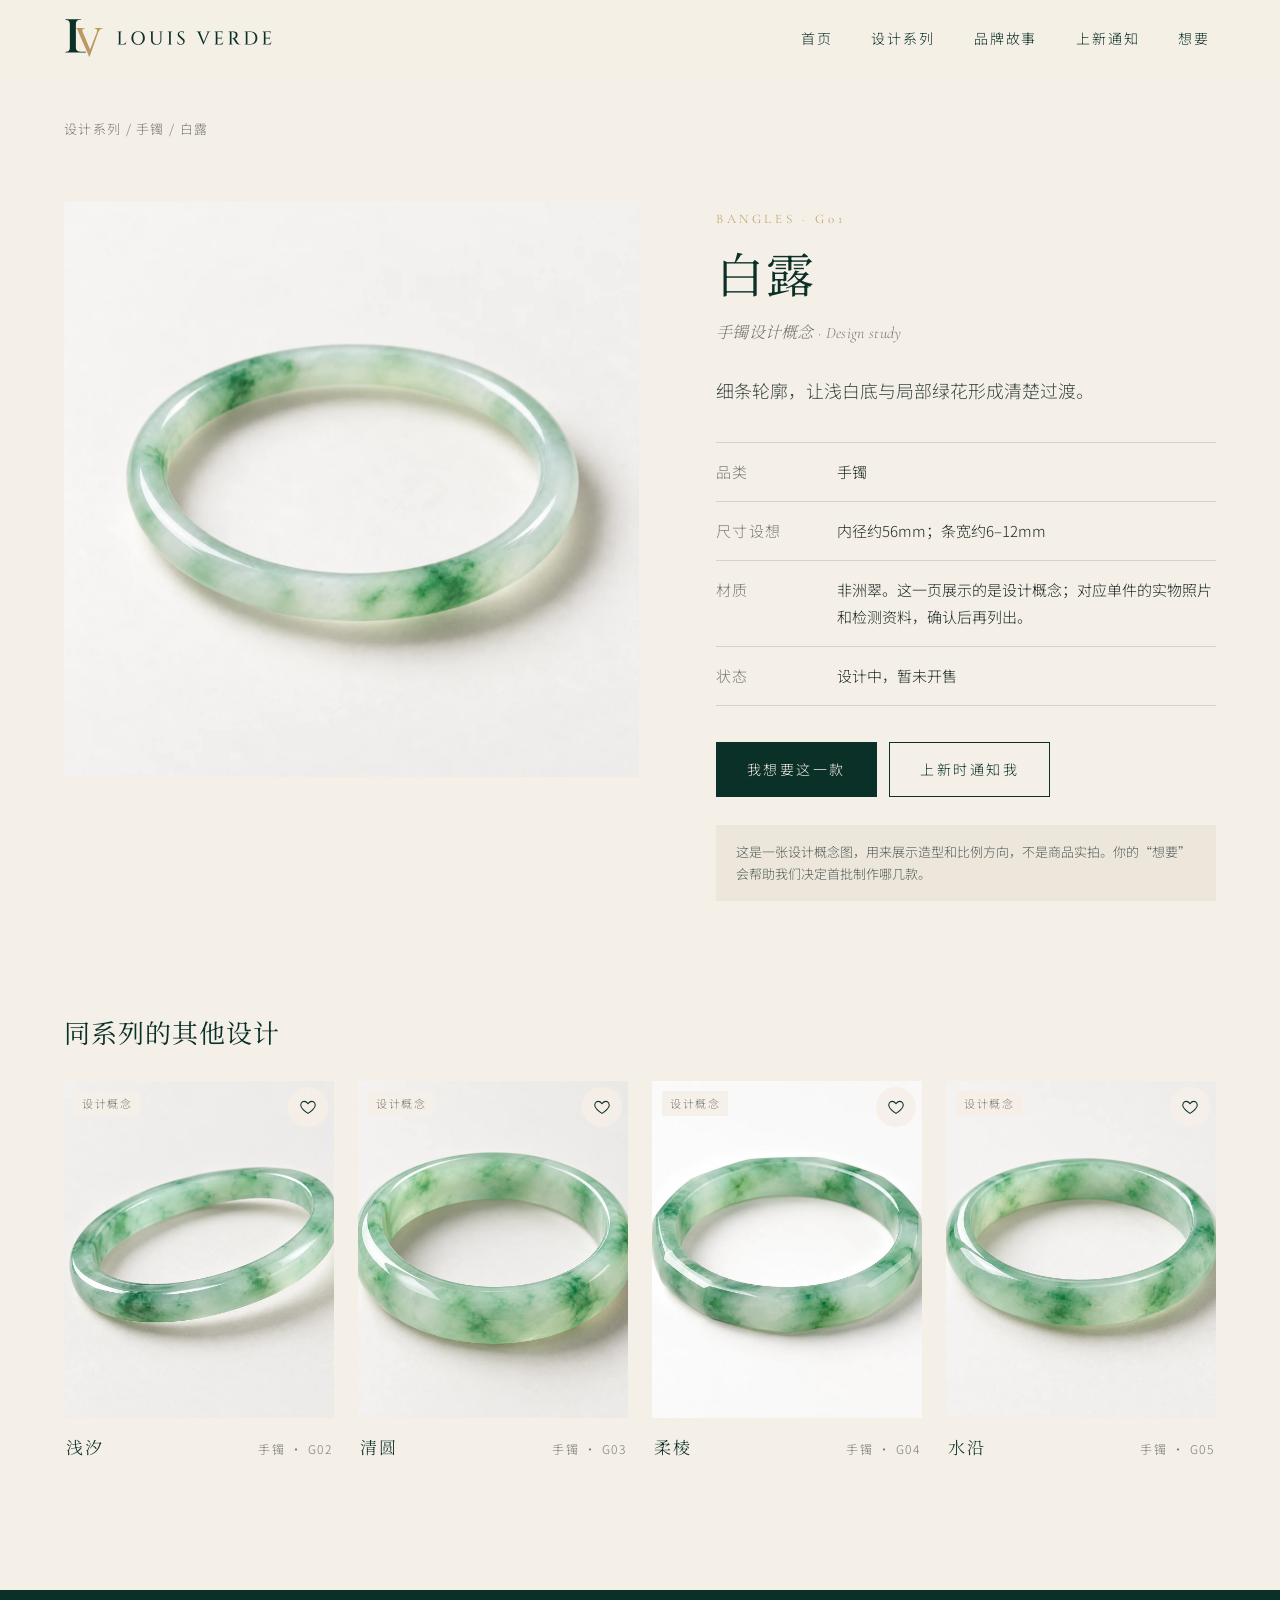
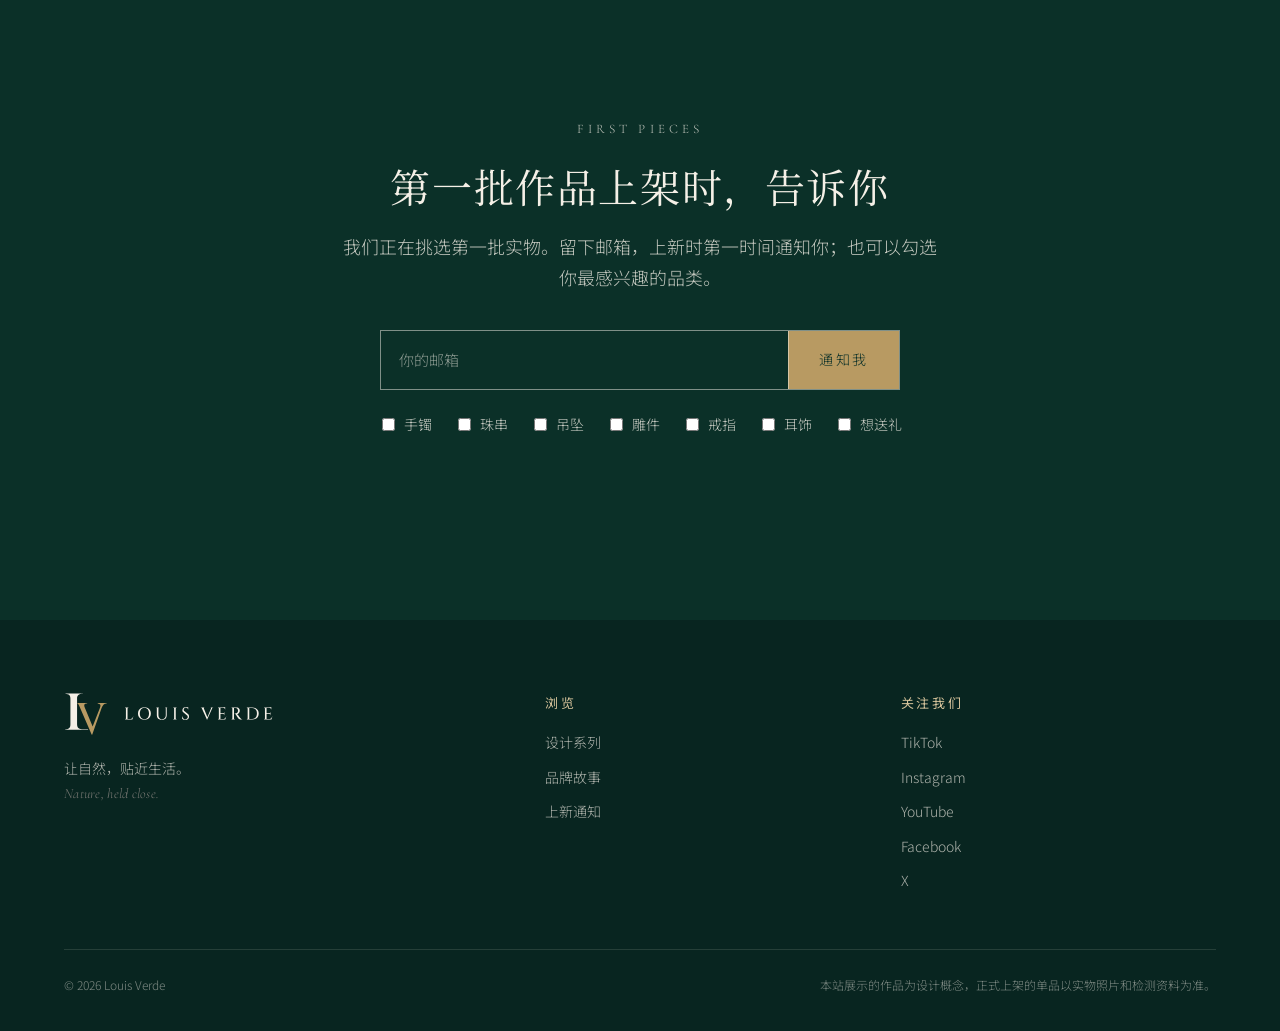
<file: design.html>
<!doctype html>
<html lang="zh-Hans">
<head>
<meta charset="utf-8">
<meta name="viewport" content="width=device-width, initial-scale=1, viewport-fit=cover">
<title>设计详情 · Louis Verde</title>
<meta name="description" content="Louis Verde 设计概念详情。">
<meta name="theme-color" content="#F5F0E7">
<meta property="og:title" content="设计详情 · Louis Verde">
<meta property="og:description" content="Louis Verde 设计概念详情。">
<meta property="og:image" content="assets/img/W01.webp">
<link rel="icon" href="assets/logo/monogram.svg" type="image/svg+xml">
<link rel="preconnect" href="https://fonts.googleapis.com">
<link rel="preconnect" href="https://fonts.gstatic.com" crossorigin>
<link rel="stylesheet" href="https://fonts.googleapis.com/css2?family=Cormorant+Garamond:ital,wght@0,400;0,500;1,400&family=Noto+Sans+SC:wght@300;400&family=Noto+Serif+SC:wght@400;500&display=swap">
<link rel="stylesheet" href="assets/css/site.css">
</head>
<body data-page="design">
<header id="site-header"></header>
<main>
  <div class="wrap" id="detail"></div>
  <section class="section" style="padding-top:0">
    <div class="wrap">
      <h2 style="font-size:26px;margin-bottom:32px">同系列的其他设计</h2>
      <div class="grid" id="more"></div>
    </div>
  </section>
</main>
<section class="section dark notify" id="notify">
  <div class="wrap reveal">
    <p class="eyebrow">First pieces</p>
    <h2>第一批作品上架时，告诉你</h2>
    <p class="lead">我们正在挑选第一批实物。留下邮箱，上新时第一时间通知你；也可以勾选你最感兴趣的品类。</p>
    <form class="form" id="notify-form" novalidate>
      <label class="sr" for="email" style="position:absolute;left:-9999px">邮箱</label>
      <input id="email" name="email" type="email" inputmode="email" autocomplete="email" placeholder="你的邮箱" required>
      <button class="btn" type="submit">通知我</button>
    </form>
    <div class="interests" role="group" aria-label="感兴趣的品类">
      <label><input type="checkbox" name="interest" value="手镯">手镯</label>
      <label><input type="checkbox" name="interest" value="珠串">珠串</label>
      <label><input type="checkbox" name="interest" value="吊坠">吊坠</label>
      <label><input type="checkbox" name="interest" value="雕件">雕件</label>
      <label><input type="checkbox" name="interest" value="戒指">戒指</label>
      <label><input type="checkbox" name="interest" value="耳饰">耳饰</label>
      <label><input type="checkbox" name="interest" value="礼物">想送礼</label>
    </div>
    <p class="form-msg" id="form-msg" role="status" aria-live="polite"></p>
  </div>
</section>
<footer id="site-footer"></footer>
<script src="assets/js/config.js"></script>
<script src="assets/js/designs.js"></script>
<script src="assets/js/site.js"></script>
</body>
</html>
</file>
<file: assets/css/site.css>
/* Louis Verde 官网样式 · 颜色与字体见 品牌方案/02_品牌方案_V1.md 第 6 节 */
:root {
  --ivory: #F5F0E7;
  --ivory-deep: #EDE6DA;
  --forest: #0B3028;
  --forest-soft: #1D4238;
  --gold: #B89A62;
  --gold-soft: #D6C39B;
  --mist: #D8E6D9;
  --stone: #7A7A75;
  --ink: #1E2A26;
  --line: rgba(11, 48, 40, .14);
  --serif-en: "Cormorant Garamond", "Noto Serif SC", Georgia, serif;
  --serif-zh: "Noto Serif SC", "Songti SC", serif;
  --sans: "Noto Sans SC", "PingFang SC", -apple-system, "Helvetica Neue", sans-serif;
  --max: 1280px;
  --pad: clamp(20px, 5vw, 64px);
  --ease: cubic-bezier(.2, .7, .2, 1);
}

*, *::before, *::after { box-sizing: border-box; }
html { scroll-behavior: smooth; -webkit-text-size-adjust: 100%; }
body {
  margin: 0; background: var(--ivory); color: var(--ink);
  font-family: var(--sans); font-size: 16px; line-height: 1.75; font-weight: 300;
  -webkit-font-smoothing: antialiased;
}
img { display: block; max-width: 100%; height: auto; }
a { color: inherit; text-decoration: none; }
button { font: inherit; color: inherit; cursor: pointer; }
:focus-visible { outline: 2px solid var(--gold); outline-offset: 3px; }

.wrap { width: 100%; max-width: var(--max); margin: 0 auto; padding: 0 var(--pad); }
.eyebrow {
  font-family: var(--serif-en); font-size: 13px; letter-spacing: .32em; text-transform: uppercase;
  color: var(--gold); margin: 0 0 18px;
}
h1, h2, h3 { font-family: var(--serif-zh); font-weight: 400; color: var(--forest); margin: 0; letter-spacing: .04em; }
h1 { font-size: clamp(34px, 5.4vw, 64px); line-height: 1.25; }
h2 { font-size: clamp(26px, 3.4vw, 40px); line-height: 1.35; }
h3 { font-size: 20px; line-height: 1.5; }
.en { font-family: var(--serif-en); font-style: italic; color: var(--stone); letter-spacing: .02em; }
.lead { font-size: clamp(16px, 1.4vw, 18px); color: #3D4A45; max-width: 34em; }
.section { padding: clamp(72px, 10vw, 140px) 0; }
.hairline { width: 48px; height: 1px; background: var(--gold); border: 0; margin: 28px 0; }

/* 按钮 */
.btn {
  display: inline-flex; align-items: center; gap: 10px; padding: 14px 30px;
  border: 1px solid var(--forest); background: var(--forest); color: var(--ivory);
  font-size: 14px; letter-spacing: .18em; transition: background .3s var(--ease), color .3s var(--ease);
}
.btn:hover { background: transparent; color: var(--forest); }
.btn.ghost { background: transparent; color: var(--forest); }
.btn.ghost:hover { background: var(--forest); color: var(--ivory); }
.btn.light { border-color: var(--ivory); background: transparent; color: var(--ivory); }
.btn.light:hover { background: var(--ivory); color: var(--forest); }

/* 页头 */
.header {
  position: sticky; top: 0; z-index: 50; background: rgba(245, 240, 231, .92);
  backdrop-filter: saturate(1.2) blur(10px); -webkit-backdrop-filter: saturate(1.2) blur(10px);
  border-bottom: 1px solid transparent; transition: border-color .3s;
}
.header.scrolled { border-bottom-color: var(--line); }
.header .wrap { display: flex; align-items: center; justify-content: space-between; height: 76px; }
.brand { display: flex; align-items: center; gap: 12px; }
.brand svg { width: 40px; height: 40px; }
/* 定稿字标（2026-11-16）：用矢量文件做遮罩，颜色跟随背景色设置；文字留给读屏软件 */
.wordmark {
  display: block; width: 156px; height: 13.6px; overflow: hidden; white-space: nowrap; text-indent: -999px;
  background: var(--forest);
  -webkit-mask: url(../logo/wordmark.svg) center / contain no-repeat;
  mask: url(../logo/wordmark.svg) center / contain no-repeat;
}
.nav { display: flex; gap: clamp(20px, 3vw, 40px); align-items: center; font-size: 14px; letter-spacing: .14em; }
.nav a { position: relative; padding: 6px 0; color: var(--forest); }
.nav a::after {
  content: ""; position: absolute; left: 0; right: 100%; bottom: 0; height: 1px; background: var(--gold);
  transition: right .35s var(--ease);
}
.nav a:hover::after, .nav a[aria-current="page"]::after { right: 0; }
.nav .wish-link { display: inline-flex; gap: 6px; align-items: center; }
.wish-count { font-family: var(--serif-en); font-size: 13px; color: var(--gold); }
.menu-btn { display: none; background: none; border: 0; padding: 8px; }
.menu-btn span { display: block; width: 22px; height: 1px; background: var(--forest); margin: 6px 0; transition: transform .3s; }

@media (max-width: 860px) {
  .menu-btn { display: block; }
  .nav {
    position: fixed; inset: 76px 0 auto 0; flex-direction: column; gap: 0; padding: 12px var(--pad) 28px;
    background: var(--ivory); border-bottom: 1px solid var(--line);
    transform: translateY(-8px); opacity: 0; pointer-events: none; transition: .3s var(--ease);
  }
  .nav a { width: 100%; padding: 16px 0; border-bottom: 1px solid var(--line); font-size: 16px; }
  .nav a::after { display: none; }
  body.menu-open .nav { transform: none; opacity: 1; pointer-events: auto; }
  body.menu-open .menu-btn span:first-child { transform: translateY(3.5px) rotate(45deg); }
  body.menu-open .menu-btn span:last-child { transform: translateY(-3.5px) rotate(-45deg); }
  .wordmark { width: 128px; height: 11.2px; }
  .brand svg { width: 34px; height: 34px; }
}

/* 首屏 */
.hero { position: relative; min-height: min(88vh, 860px); display: grid; align-items: center; overflow: hidden; }
.hero-media { position: absolute; inset: 0; }
.hero-media img { width: 100%; height: 100%; object-fit: cover; object-position: 70% 50%; }
.hero-media::after {
  content: ""; position: absolute; inset: 0;
  background: linear-gradient(90deg, rgba(245,240,231,.95) 0%, rgba(245,240,231,.82) 34%, rgba(245,240,231,0) 64%);
}
.hero-copy { position: relative; padding: 80px 0; max-width: 560px; }
.hero-copy .en { font-size: clamp(20px, 2vw, 26px); margin: 14px 0 0; }
.hero-copy .lead { margin: 26px 0 40px; }
@media (max-width: 760px) {
  .hero { min-height: auto; display: block; }
  .hero-media { position: relative; height: 62vh; margin-bottom: -1px; }
  .hero-media img { object-position: 62% 50%; }
  .hero-media::after { background: linear-gradient(0deg, var(--ivory) 0%, rgba(245,240,231,0) 40%); }
  .hero-copy { padding: 0 0 64px; margin-top: -40px; }
}

/* 三个支柱 */
.pillars { display: grid; grid-template-columns: repeat(3, 1fr); gap: clamp(24px, 4vw, 56px); margin-top: 64px; }
.pillar img { aspect-ratio: 4 / 5; object-fit: cover; width: 100%; }
.pillar .num { font-family: var(--serif-en); color: var(--gold); font-size: 15px; letter-spacing: .2em; margin: 24px 0 8px; }
.pillar p { color: #4A5652; margin: 10px 0 0; font-size: 15px; }
@media (max-width: 860px) { .pillars { grid-template-columns: 1fr; gap: 48px; } .pillar img { aspect-ratio: 16 / 10; } }

/* 品类入口 */
.cats { display: grid; grid-template-columns: repeat(6, 1fr); gap: 14px; margin-top: 56px; }
.cat { background: #ECE7DF; display: flex; flex-direction: column; overflow: hidden; }
.cat img { aspect-ratio: 1; object-fit: cover; transition: transform .8s var(--ease); }
.cat:hover img { transform: scale(1.04); }
.cat span { padding: 16px 14px 18px; text-align: center; font-family: var(--serif-zh); color: var(--forest); letter-spacing: .2em; }
.cat small { display: block; font-family: var(--serif-en); color: var(--stone); letter-spacing: .16em; font-size: 12px; margin-top: 2px; }
@media (max-width: 1000px) { .cats { grid-template-columns: repeat(3, 1fr); } }
@media (max-width: 520px) {
  .cats { display: flex; overflow-x: auto; scroll-snap-type: x mandatory; gap: 12px; margin-right: calc(-1 * var(--pad)); padding-right: var(--pad); scrollbar-width: none; }
  .cats::-webkit-scrollbar { display: none; }
  .cat { flex: 0 0 46%; scroll-snap-align: start; }
}

/* 左右图文 */
.split { display: grid; grid-template-columns: 1.1fr 1fr; gap: clamp(32px, 7vw, 110px); align-items: center; }
.split.reverse > :first-child { order: 2; }
.split img { width: 100%; aspect-ratio: 4 / 5; object-fit: cover; }
@media (max-width: 860px) { .split { grid-template-columns: 1fr; } .split.reverse > :first-child { order: 0; } }

/* 深色区 */
.dark { background: var(--forest); color: var(--ivory); }
.dark h2, .dark h3 { color: var(--ivory); }
.dark .lead, .dark p { color: rgba(245, 240, 231, .78); }
.dark .en { color: var(--gold-soft); }

/* 佩戴横向滑动 */
.strip { display: grid; grid-auto-flow: column; grid-auto-columns: minmax(260px, 30%); gap: 16px; overflow-x: auto;
  scroll-snap-type: x mandatory; padding-bottom: 8px; margin-top: 48px; scrollbar-width: thin; scrollbar-color: var(--gold) transparent; }
.strip figure { margin: 0; scroll-snap-align: start; }
.strip img { aspect-ratio: 4 / 5; object-fit: cover; width: 100%; }
.strip figcaption { font-size: 13px; color: var(--stone); margin-top: 10px; letter-spacing: .08em; }
@media (max-width: 760px) { .strip { grid-auto-columns: 78%; } }

/* 设计卡片 */
.filters { display: flex; flex-wrap: wrap; gap: 8px; margin: 40px 0 36px; }
.chip { border: 1px solid var(--line); background: transparent; padding: 9px 18px; font-size: 14px; letter-spacing: .12em; color: var(--forest); transition: .25s; }
.chip:hover { border-color: var(--forest); }
@media (max-width: 720px) {
  .filters { flex-wrap: nowrap; overflow-x: auto; scrollbar-width: none; margin-right: calc(-1 * var(--pad)); padding-right: var(--pad); }
  .filters::-webkit-scrollbar { display: none; }
  .chip { flex: 0 0 auto; }
}
.chip[aria-pressed="true"] { background: var(--forest); border-color: var(--forest); color: var(--ivory); }
.grid { display: grid; grid-template-columns: repeat(4, 1fr); gap: clamp(14px, 2vw, 28px) clamp(14px, 2vw, 24px); }
@media (max-width: 1100px) { .grid { grid-template-columns: repeat(3, 1fr); } }
@media (max-width: 720px) { .grid { grid-template-columns: repeat(2, 1fr); } }
.card { position: relative; display: flex; flex-direction: column; }
.card .ph { background: #ECE7DF; overflow: hidden; aspect-ratio: 4 / 5; }
.card .ph img { width: 100%; height: 100%; object-fit: cover; transition: transform .8s var(--ease); }
.card:hover .ph img { transform: scale(1.04); }
.card .meta { display: flex; justify-content: space-between; align-items: baseline; padding: 14px 2px 0; gap: 8px; }
.card .name { font-family: var(--serif-zh); color: var(--forest); font-size: 17px; letter-spacing: .12em; }
.card .cat-label { font-size: 12px; color: var(--stone); letter-spacing: .12em; white-space: nowrap; }
.tag { position: absolute; top: 10px; left: 10px; background: rgba(245,240,231,.88); font-size: 11px; letter-spacing: .14em; padding: 3px 8px; color: var(--stone); }
.wish {
  position: absolute; top: 6px; right: 6px; width: 40px; height: 40px; border: 0; border-radius: 50%;
  background: rgba(245,240,231,.88); display: grid; place-items: center; transition: transform .2s;
}
.wish:active { transform: scale(.9); }
.wish svg { width: 18px; height: 18px; fill: none; stroke: var(--forest); stroke-width: 1.4; transition: fill .2s, stroke .2s; }
.wish[aria-pressed="true"] svg { fill: var(--gold); stroke: var(--gold); }
.empty { padding: 60px 0; text-align: center; color: var(--stone); }

/* 详情页 */
.detail { display: grid; grid-template-columns: 1.15fr 1fr; gap: clamp(32px, 6vw, 96px); padding: 48px 0 100px; align-items: start; }
.detail .ph { background: #ECE7DF; position: sticky; top: 100px; }
.detail .ph img { width: 100%; }
.detail .info .cat-label { color: var(--gold); font-family: var(--serif-en); letter-spacing: .28em; text-transform: uppercase; font-size: 13px; }
.detail h1 { margin: 12px 0 6px; font-size: clamp(32px, 4vw, 48px); }
.detail .facts { border-top: 1px solid var(--line); margin: 36px 0; }
.detail .facts div { display: grid; grid-template-columns: 7em 1fr; gap: 16px; padding: 16px 0; border-bottom: 1px solid var(--line); font-size: 15px; }
.detail .facts dt { color: var(--stone); letter-spacing: .1em; }
.detail .facts dd { margin: 0; }
.detail .actions { display: flex; flex-wrap: wrap; gap: 12px; }
.notice { background: var(--ivory-deep); padding: 16px 20px; font-size: 13px; color: #55605C; margin-top: 28px; line-height: 1.7; }
.crumbs { font-size: 13px; color: var(--stone); letter-spacing: .1em; padding-top: 28px; }
.crumbs a:hover { color: var(--forest); }
@media (max-width: 860px) { .detail { grid-template-columns: 1fr; padding-top: 20px; } .detail .ph { position: static; } }

/* 上新通知 */
.notify { text-align: center; }
.notify .lead { margin: 18px auto 36px; }
.form { display: flex; gap: 0; max-width: 520px; margin: 0 auto; border: 1px solid rgba(245,240,231,.5); }
.form input {
  flex: 1; min-width: 0; padding: 16px 18px; background: transparent; border: 0; color: var(--ivory);
  font: inherit; font-size: 15px; outline: none;
}
.form input::placeholder { color: rgba(245,240,231,.55); }
.form .btn { border: 0; border-left: 1px solid rgba(245,240,231,.5); background: var(--gold); color: var(--forest); }
.form .btn:hover { background: var(--ivory); }
.form-msg { min-height: 1.8em; margin-top: 16px; font-size: 14px; }
.form-msg.err { color: #F2B8A0; }
.form-msg.ok { color: var(--gold-soft); }
.form-note { margin-top: 4px; font-size: 12px; opacity: .6; }
.interests { display: flex; flex-wrap: wrap; justify-content: center; gap: 10px 22px; margin: 22px 0 0; font-size: 14px; color: rgba(245,240,231,.8); }
.interests label { display: inline-flex; gap: 6px; align-items: center; cursor: pointer; }
.interests input { accent-color: var(--gold); }
@media (max-width: 520px) { .form { flex-direction: column; } .form .btn { border-left: 0; border-top: 1px solid rgba(245,240,231,.5); justify-content: center; } }

/* 页脚 */
.footer { background: #082520; color: rgba(245,240,231,.7); padding: 72px 0 36px; font-size: 14px; }
.footer .top { display: grid; grid-template-columns: 1.4fr 1fr 1fr; gap: 40px; }
.footer .brand svg { width: 44px; height: 44px; }
.footer .wordmark { background: var(--ivory); }
.footer h4 { color: var(--gold-soft); font-weight: 400; letter-spacing: .2em; font-size: 13px; margin: 0 0 16px; }
.footer ul { list-style: none; margin: 0; padding: 0; display: grid; gap: 10px; }
.footer a:hover { color: var(--ivory); }
.footer .bottom { border-top: 1px solid rgba(245,240,231,.12); margin-top: 56px; padding-top: 24px; display: flex; justify-content: space-between; flex-wrap: wrap; gap: 12px; font-size: 12px; color: rgba(245,240,231,.5); }
@media (max-width: 760px) { .footer .top { grid-template-columns: 1fr 1fr; } .footer .top > :first-child { grid-column: 1 / -1; } }

/* 关于页 */
.story { max-width: 720px; margin: 0 auto; }
.story p { font-family: var(--serif-zh); font-size: 18px; line-height: 2.1; color: #34413C; margin: 0 0 1.4em; }
.story .en-block p { font-family: var(--serif-en); font-size: 20px; line-height: 1.8; font-style: italic; color: var(--stone); }
.values { display: grid; grid-template-columns: repeat(5, 1fr); gap: 24px; margin-top: 56px; }
.values div { border-top: 1px solid var(--gold); padding-top: 18px; }
.values b { display: block; font-family: var(--serif-zh); font-weight: 400; color: var(--forest); font-size: 20px; letter-spacing: .2em; }
.values small { font-family: var(--serif-en); color: var(--gold); letter-spacing: .14em; }
.values p { font-size: 14px; color: #4A5652; margin: 10px 0 0; }
@media (max-width: 900px) { .values { grid-template-columns: 1fr 1fr; } }

/* 进场动画（尊重减少动态设置） */
.reveal { opacity: 0; transform: translateY(18px); transition: opacity .9s var(--ease), transform .9s var(--ease); }
.reveal.in { opacity: 1; transform: none; }
@media (prefers-reduced-motion: reduce) { .reveal { opacity: 1; transform: none; transition: none; } html { scroll-behavior: auto; } }

/* ---------- 预热：首发进度与名单 ---------- */
.badge { display: inline-flex; align-items: center; gap: 10px; margin: 0 0 22px; padding: 6px 14px; border: 1px solid var(--gold); border-radius: 999px; font-size: 13px; letter-spacing: .06em; color: var(--forest); background: rgba(245, 240, 231, .72); }
.badge .dot { width: 7px; height: 7px; border-radius: 50%; background: var(--gold); animation: lv-pulse 2.4s ease-in-out infinite; }
@keyframes lv-pulse { 0%, 100% { opacity: 1; } 50% { opacity: .25; } }
@media (prefers-reduced-motion: reduce) { .badge .dot { animation: none; } }
.cta-row { display: flex; gap: 14px; flex-wrap: wrap; }
.timeline { list-style: none; margin: 64px 0 0; padding: 0; display: grid; grid-template-columns: repeat(4, 1fr); gap: 0; position: relative; }
.timeline::before { content: ""; position: absolute; left: 12.5%; right: 12.5%; top: 21px; height: 1px; background: var(--line); }
.timeline li { position: relative; text-align: center; padding: 0 12px; }
.timeline .step { display: inline-grid; place-items: center; width: 42px; height: 42px; border-radius: 50%; border: 1px solid var(--line); background: var(--ivory); font-family: var(--serif-en); font-size: 17px; color: var(--stone); position: relative; }
.timeline h3 { margin: 18px 0 6px; font-family: var(--serif-zh); font-weight: 500; font-size: 18px; }
.timeline p { margin: 0; font-size: 14px; color: var(--stone); }
.timeline .done .step { background: var(--forest); border-color: var(--forest); color: var(--ivory); }
.timeline .now .step { border-color: var(--gold); color: var(--forest); box-shadow: 0 0 0 6px rgba(184, 154, 98, .18); }
.timeline .now p { color: var(--forest); }
@media (max-width: 760px) {
  .timeline { grid-template-columns: 1fr; gap: 28px; max-width: 360px; margin: 48px auto 0; }
  .timeline::before { left: 21px; right: auto; top: 21px; bottom: 21px; width: 1px; height: auto; }
  .timeline li { display: grid; grid-template-columns: 42px 1fr; column-gap: 18px; text-align: left; padding: 0; }
  .timeline .step { grid-row: span 2; }
  .timeline h3 { margin: 4px 0 2px; }
}
.perks { list-style: none; padding: 0; margin: 28px 0 32px; display: grid; grid-template-columns: repeat(3, 1fr); gap: 20px; }
.perks li { border-top: 1px solid rgba(214, 195, 155, .4); padding-top: 14px; font-size: 14px; opacity: .85; }
.perks b { display: block; font-family: var(--serif-zh); font-weight: 500; font-size: 17px; color: var(--gold-soft); margin-bottom: 4px; opacity: 1; }
@media (max-width: 760px) { .perks { grid-template-columns: 1fr; gap: 14px; } }
</file>
